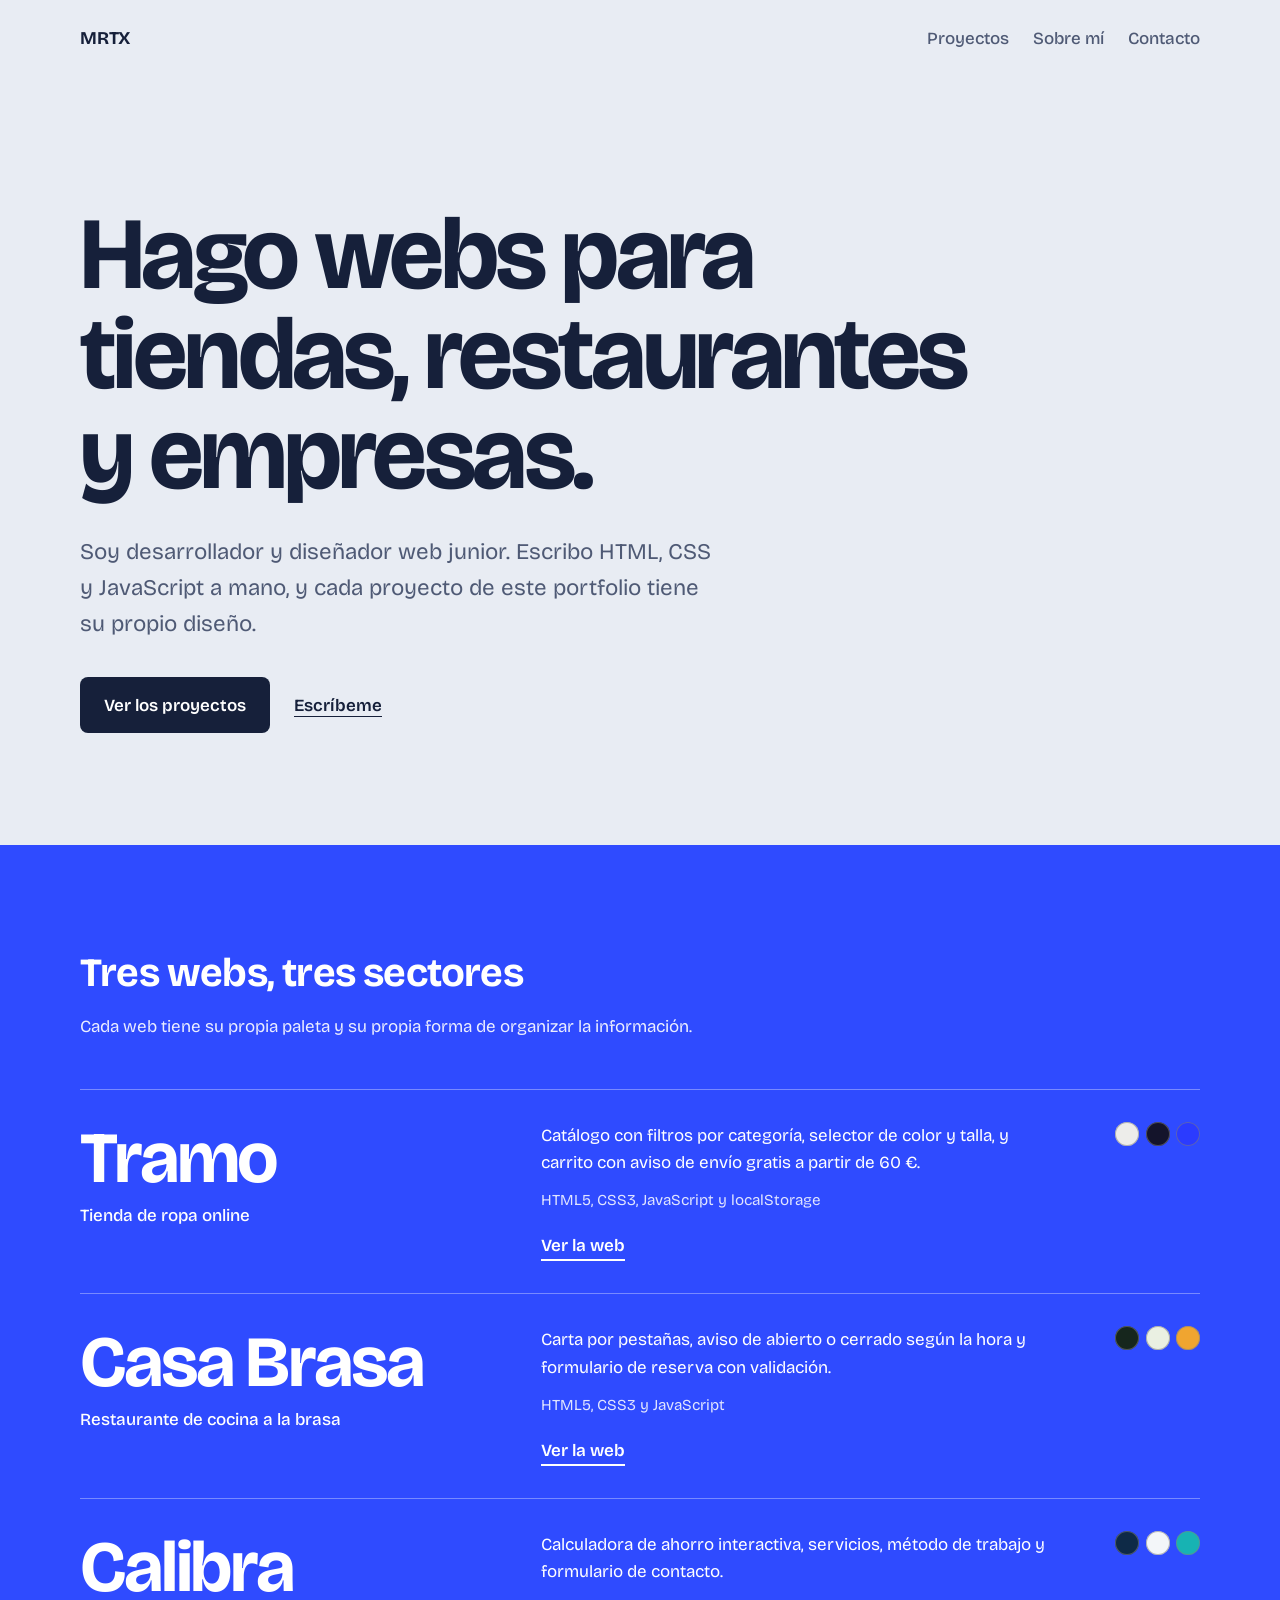
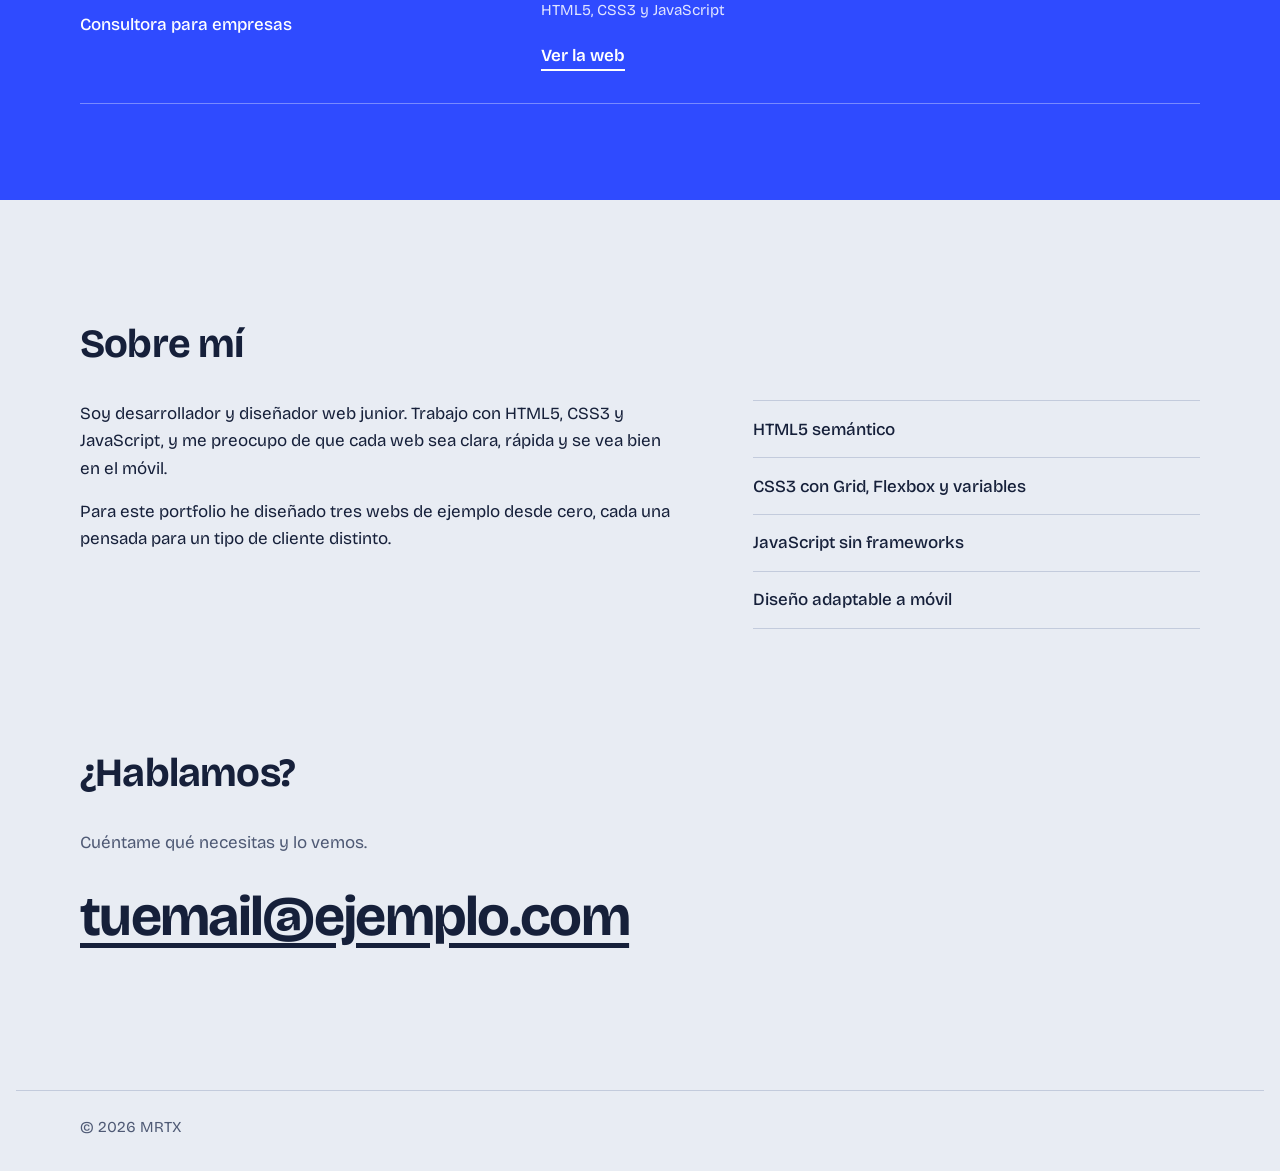
<file: index.html>
<!DOCTYPE html>
<html lang="es">
<head>
  <meta charset="UTF-8">
  <meta name="viewport" content="width=device-width, initial-scale=1">
  <title>MRTX · Desarrollador y diseñador web</title>
  <meta name="description" content="Portfolio de desarrollo y diseño web: una tienda de ropa, un restaurante y una web de empresa, hechas con HTML, CSS y JavaScript.">
  <link rel="preconnect" href="https://fonts.googleapis.com">
  <link rel="preconnect" href="https://fonts.gstatic.com" crossorigin>
  <link href="https://fonts.googleapis.com/css2?family=Bricolage+Grotesque:opsz,wght@12..96,400..800&display=swap" rel="stylesheet">
  <link rel="stylesheet" href="css/styles.css">
</head>
<body>
  <a class="skip" href="#contenido">Saltar al contenido</a>

  <header class="site-header wrap">
    <a class="brand" href="#inicio">MRTX</a>
    <nav aria-label="Principal">
      <a href="#proyectos">Proyectos</a>
      <a href="#sobre-mi">Sobre mí</a>
      <a href="#contacto">Contacto</a>
    </nav>
  </header>

  <main id="contenido">
    <section class="hero wrap" id="inicio">
      <h1>Hago webs para tiendas, restaurantes y empresas.</h1>
      <p class="lead">Soy desarrollador y diseñador web junior. Escribo HTML, CSS y JavaScript a mano, y cada proyecto de este portfolio tiene su propio diseño.</p>
      <div class="actions">
        <a class="btn" href="#proyectos">Ver los proyectos</a>
        <a class="link" href="#contacto">Escríbeme</a>
      </div>
    </section>

    <section class="projects" id="proyectos" aria-labelledby="t-proyectos">
      <div class="wrap">
        <h2 id="t-proyectos">Tres webs, tres sectores</h2>
        <p class="projects__intro">Cada web tiene su propia paleta y su propia forma de organizar la información.</p>

        <div class="project-list">
          <article class="project" data-bg="#EDEDEA" data-fg="#14142B">
            <div class="project__main">
              <h3><a href="proyectos/moda/index.html">Tramo</a></h3>
              <p class="project__type">Tienda de ropa online</p>
            </div>
            <div class="project__body">
              <p>Catálogo con filtros por categoría, selector de color y talla, y carrito con aviso de envío gratis a partir de 60 €.</p>
              <p class="project__tech">HTML5, CSS3, JavaScript y localStorage</p>
              <span class="project__cta" aria-hidden="true">Ver la web</span>
            </div>
            <ul class="swatches" aria-label="Paleta de colores">
              <li style="background:#EDEDEA"></li>
              <li style="background:#14142B"></li>
              <li style="background:#2B3BFF"></li>
            </ul>
          </article>

          <article class="project" data-bg="#16261D" data-fg="#EAF0E2">
            <div class="project__main">
              <h3><a href="proyectos/restaurante/index.html">Casa Brasa</a></h3>
              <p class="project__type">Restaurante de cocina a la brasa</p>
            </div>
            <div class="project__body">
              <p>Carta por pestañas, aviso de abierto o cerrado según la hora y formulario de reserva con validación.</p>
              <p class="project__tech">HTML5, CSS3 y JavaScript</p>
              <span class="project__cta" aria-hidden="true">Ver la web</span>
            </div>
            <ul class="swatches" aria-label="Paleta de colores">
              <li style="background:#16261D"></li>
              <li style="background:#EAF0E2"></li>
              <li style="background:#F0A530"></li>
            </ul>
          </article>

          <article class="project" data-bg="#0E2A47" data-fg="#FFFFFF">
            <div class="project__main">
              <h3><a href="proyectos/empresa/index.html">Calibra</a></h3>
              <p class="project__type">Consultora para empresas</p>
            </div>
            <div class="project__body">
              <p>Calculadora de ahorro interactiva, servicios, método de trabajo y formulario de contacto.</p>
              <p class="project__tech">HTML5, CSS3 y JavaScript</p>
              <span class="project__cta" aria-hidden="true">Ver la web</span>
            </div>
            <ul class="swatches" aria-label="Paleta de colores">
              <li style="background:#0E2A47"></li>
              <li style="background:#F3F6F9"></li>
              <li style="background:#17B3B3"></li>
            </ul>
          </article>
        </div>
      </div>
    </section>

    <section class="about wrap" id="sobre-mi" aria-labelledby="t-sobre">
      <h2 id="t-sobre">Sobre mí</h2>
      <div class="about__grid">
        <div>
          <!-- EDITA: reemplaza estos párrafos por tu propia presentación -->
          <p>Soy desarrollador y diseñador web junior. Trabajo con HTML5, CSS3 y JavaScript, y me preocupo de que cada web sea clara, rápida y se vea bien en el móvil.</p>
          <p>Para este portfolio he diseñado tres webs de ejemplo desde cero, cada una pensada para un tipo de cliente distinto.</p>
        </div>
        <ul class="skills">
          <li>HTML5 semántico</li>
          <li>CSS3 con Grid, Flexbox y variables</li>
          <li>JavaScript sin frameworks</li>
          <li>Diseño adaptable a móvil</li>
        </ul>
      </div>
    </section>

    <section class="contact wrap" id="contacto" aria-labelledby="t-contacto">
      <h2 id="t-contacto">¿Hablamos?</h2>
      <p>Cuéntame qué necesitas y lo vemos.</p>
      <!-- EDITA: pon aquí tu correo real -->
      <a class="mail" href="mailto:tuemail@ejemplo.com">tuemail@ejemplo.com</a>
    </section>
  </main>

  <footer class="site-footer wrap">
    <p>© <span id="year">2026</span> MRTX</p>
  </footer>

  <script src="js/main.js"></script>
</body>
</html>
</file>
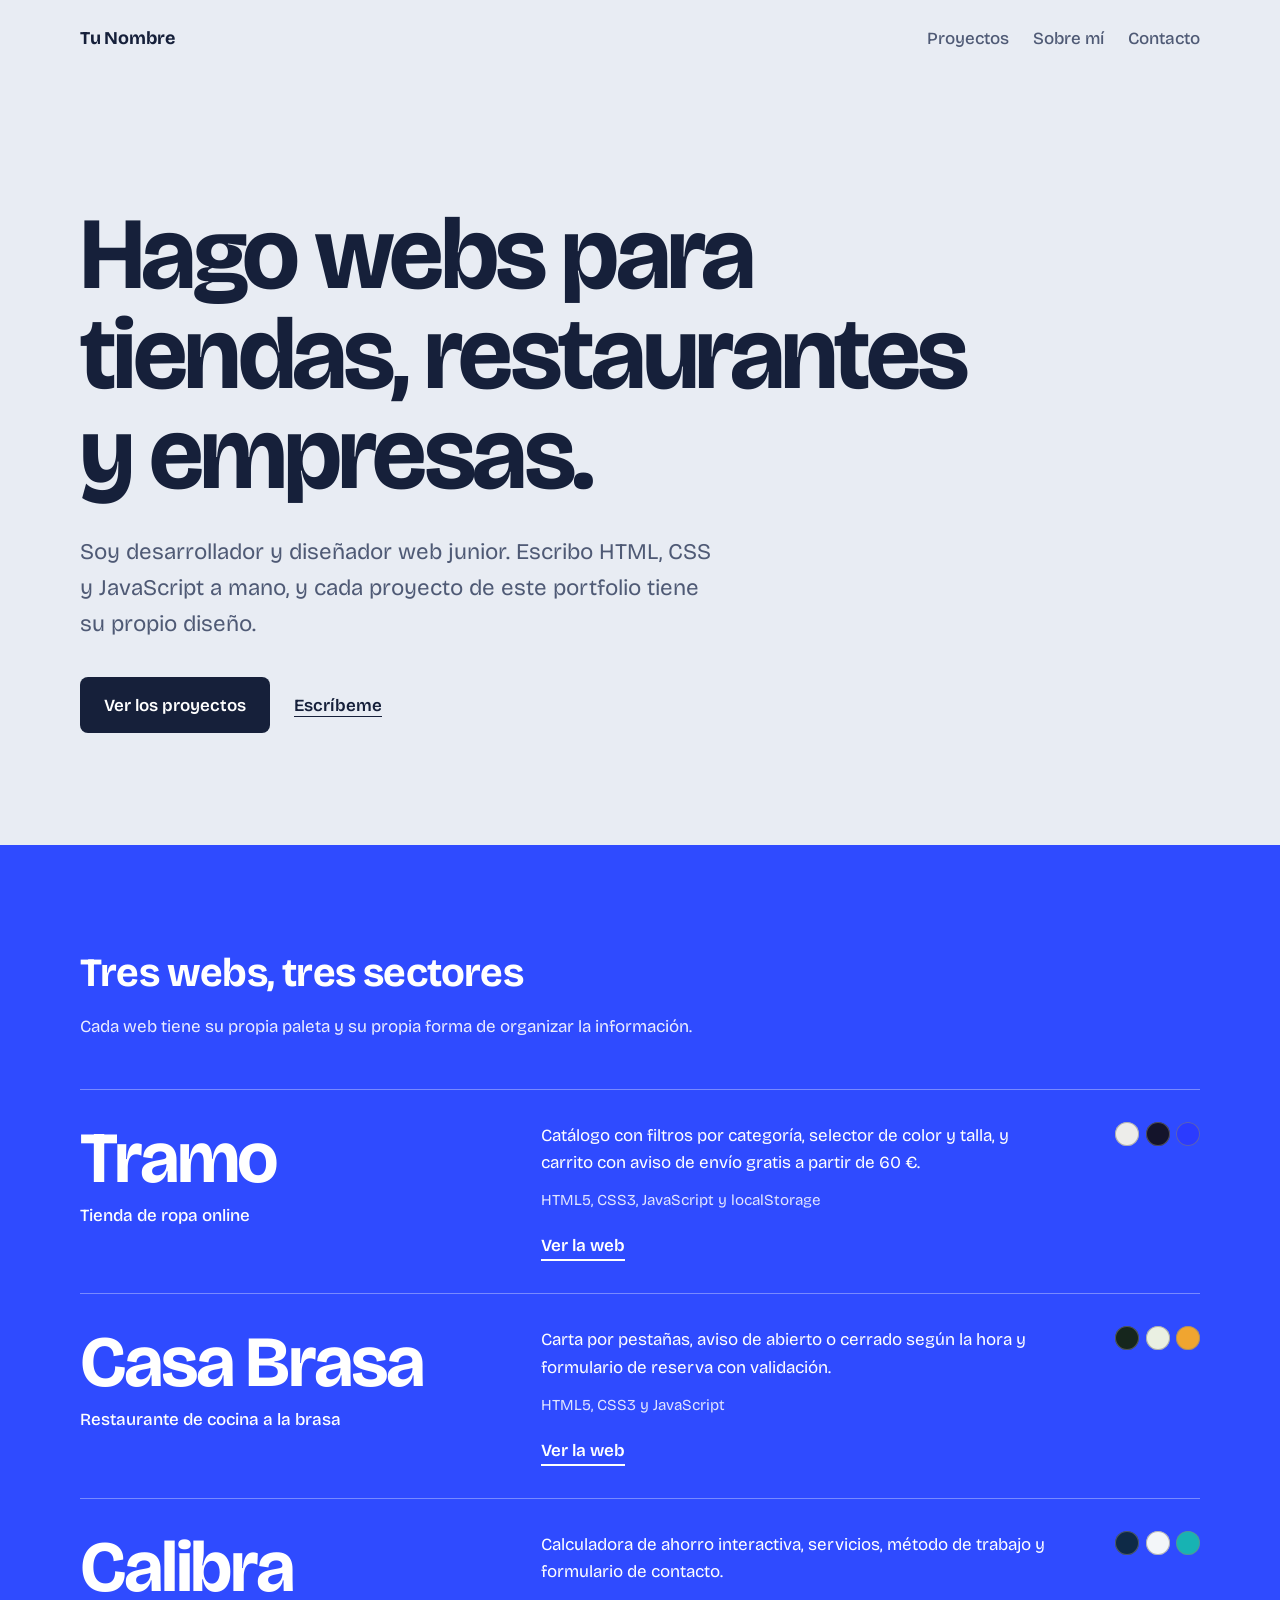
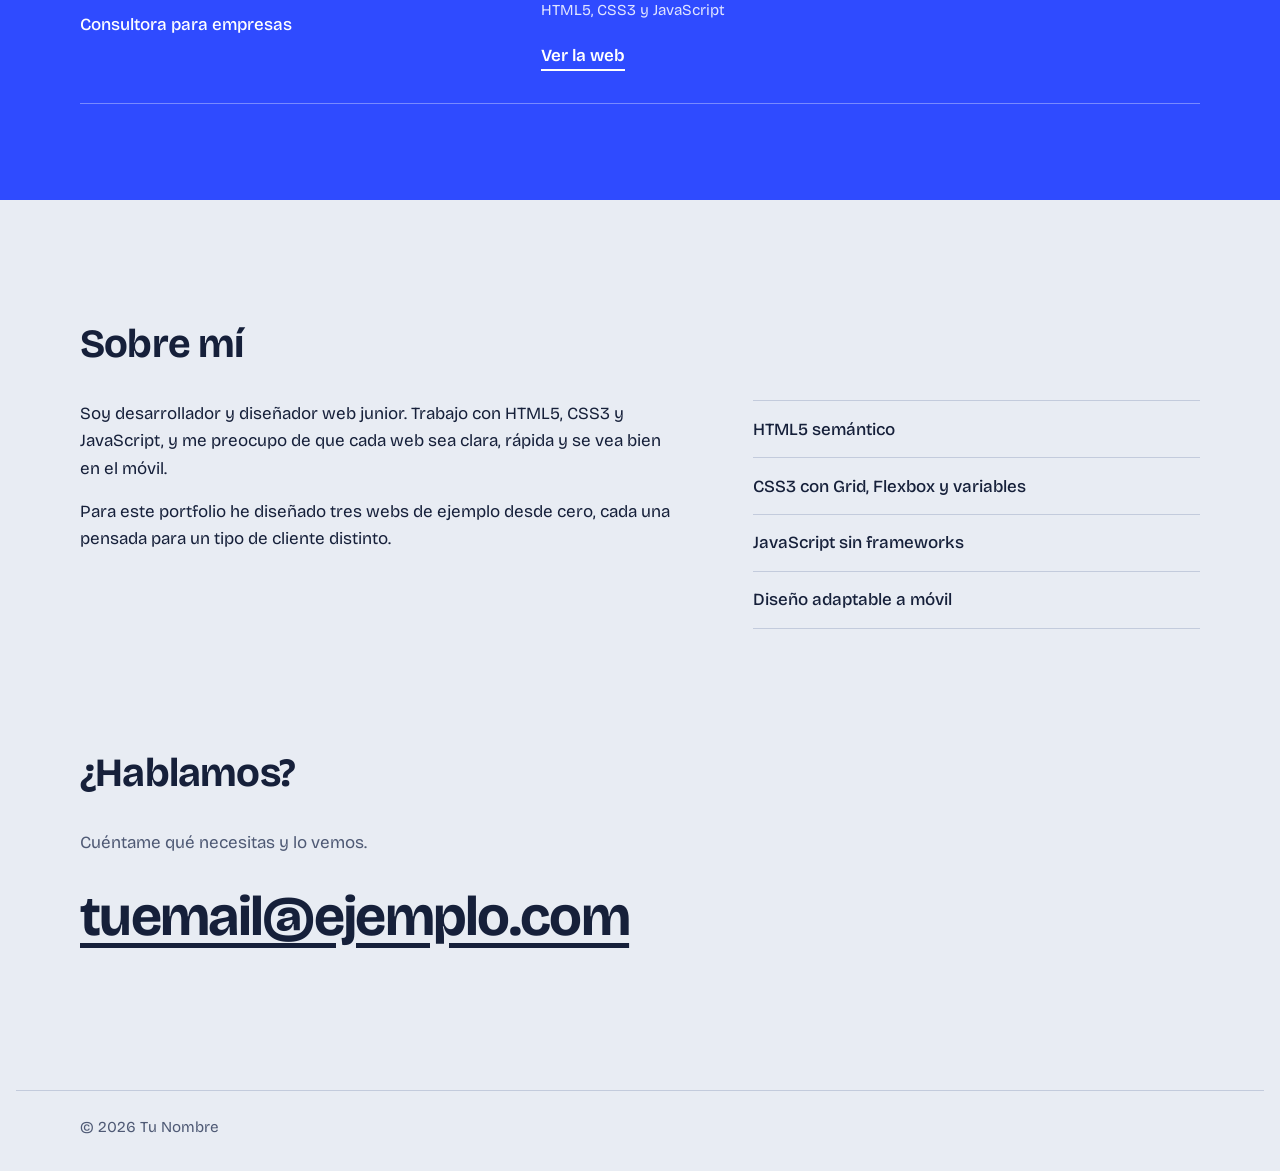
<file: portfolio/index.html>
<!DOCTYPE html>
<html lang="es">
<head>
  <meta charset="UTF-8">
  <meta name="viewport" content="width=device-width, initial-scale=1">
  <title>Tu Nombre · Desarrollador y diseñador web</title>
  <meta name="description" content="Portfolio de desarrollo y diseño web: una tienda de ropa, un restaurante y una web de empresa, hechas con HTML, CSS y JavaScript.">
  <link rel="preconnect" href="https://fonts.googleapis.com">
  <link rel="preconnect" href="https://fonts.gstatic.com" crossorigin>
  <link href="https://fonts.googleapis.com/css2?family=Bricolage+Grotesque:opsz,wght@12..96,400..800&display=swap" rel="stylesheet">
  <link rel="stylesheet" href="css/styles.css">
</head>
<body>
  <a class="skip" href="#contenido">Saltar al contenido</a>

  <header class="site-header wrap">
    <a class="brand" href="#inicio">Tu Nombre</a>
    <nav aria-label="Principal">
      <a href="#proyectos">Proyectos</a>
      <a href="#sobre-mi">Sobre mí</a>
      <a href="#contacto">Contacto</a>
    </nav>
  </header>

  <main id="contenido">
    <section class="hero wrap" id="inicio">
      <h1>Hago webs para tiendas, restaurantes y empresas.</h1>
      <p class="lead">Soy desarrollador y diseñador web junior. Escribo HTML, CSS y JavaScript a mano, y cada proyecto de este portfolio tiene su propio diseño.</p>
      <div class="actions">
        <a class="btn" href="#proyectos">Ver los proyectos</a>
        <a class="link" href="#contacto">Escríbeme</a>
      </div>
    </section>

    <section class="projects" id="proyectos" aria-labelledby="t-proyectos">
      <div class="wrap">
        <h2 id="t-proyectos">Tres webs, tres sectores</h2>
        <p class="projects__intro">Cada web tiene su propia paleta y su propia forma de organizar la información.</p>

        <div class="project-list">
          <article class="project" data-bg="#EDEDEA" data-fg="#14142B">
            <div class="project__main">
              <h3><a href="proyectos/moda/index.html">Tramo</a></h3>
              <p class="project__type">Tienda de ropa online</p>
            </div>
            <div class="project__body">
              <p>Catálogo con filtros por categoría, selector de color y talla, y carrito con aviso de envío gratis a partir de 60 €.</p>
              <p class="project__tech">HTML5, CSS3, JavaScript y localStorage</p>
              <span class="project__cta" aria-hidden="true">Ver la web</span>
            </div>
            <ul class="swatches" aria-label="Paleta de colores">
              <li style="background:#EDEDEA"></li>
              <li style="background:#14142B"></li>
              <li style="background:#2B3BFF"></li>
            </ul>
          </article>

          <article class="project" data-bg="#16261D" data-fg="#EAF0E2">
            <div class="project__main">
              <h3><a href="proyectos/restaurante/index.html">Casa Brasa</a></h3>
              <p class="project__type">Restaurante de cocina a la brasa</p>
            </div>
            <div class="project__body">
              <p>Carta por pestañas, aviso de abierto o cerrado según la hora y formulario de reserva con validación.</p>
              <p class="project__tech">HTML5, CSS3 y JavaScript</p>
              <span class="project__cta" aria-hidden="true">Ver la web</span>
            </div>
            <ul class="swatches" aria-label="Paleta de colores">
              <li style="background:#16261D"></li>
              <li style="background:#EAF0E2"></li>
              <li style="background:#F0A530"></li>
            </ul>
          </article>

          <article class="project" data-bg="#0E2A47" data-fg="#FFFFFF">
            <div class="project__main">
              <h3><a href="proyectos/empresa/index.html">Calibra</a></h3>
              <p class="project__type">Consultora para empresas</p>
            </div>
            <div class="project__body">
              <p>Calculadora de ahorro interactiva, servicios, método de trabajo y formulario de contacto.</p>
              <p class="project__tech">HTML5, CSS3 y JavaScript</p>
              <span class="project__cta" aria-hidden="true">Ver la web</span>
            </div>
            <ul class="swatches" aria-label="Paleta de colores">
              <li style="background:#0E2A47"></li>
              <li style="background:#F3F6F9"></li>
              <li style="background:#17B3B3"></li>
            </ul>
          </article>
        </div>
      </div>
    </section>

    <section class="about wrap" id="sobre-mi" aria-labelledby="t-sobre">
      <h2 id="t-sobre">Sobre mí</h2>
      <div class="about__grid">
        <div>
          <!-- EDITA: reemplaza estos párrafos por tu propia presentación -->
          <p>Soy desarrollador y diseñador web junior. Trabajo con HTML5, CSS3 y JavaScript, y me preocupo de que cada web sea clara, rápida y se vea bien en el móvil.</p>
          <p>Para este portfolio he diseñado tres webs de ejemplo desde cero, cada una pensada para un tipo de cliente distinto.</p>
        </div>
        <ul class="skills">
          <li>HTML5 semántico</li>
          <li>CSS3 con Grid, Flexbox y variables</li>
          <li>JavaScript sin frameworks</li>
          <li>Diseño adaptable a móvil</li>
        </ul>
      </div>
    </section>

    <section class="contact wrap" id="contacto" aria-labelledby="t-contacto">
      <h2 id="t-contacto">¿Hablamos?</h2>
      <p>Cuéntame qué necesitas y lo vemos.</p>
      <!-- EDITA: pon aquí tu correo real -->
      <a class="mail" href="mailto:tuemail@ejemplo.com">tuemail@ejemplo.com</a>
    </section>
  </main>

  <footer class="site-footer wrap">
    <p>© <span id="year">2026</span> Tu Nombre</p>
  </footer>

  <script src="js/main.js"></script>
</body>
</html>
</file>
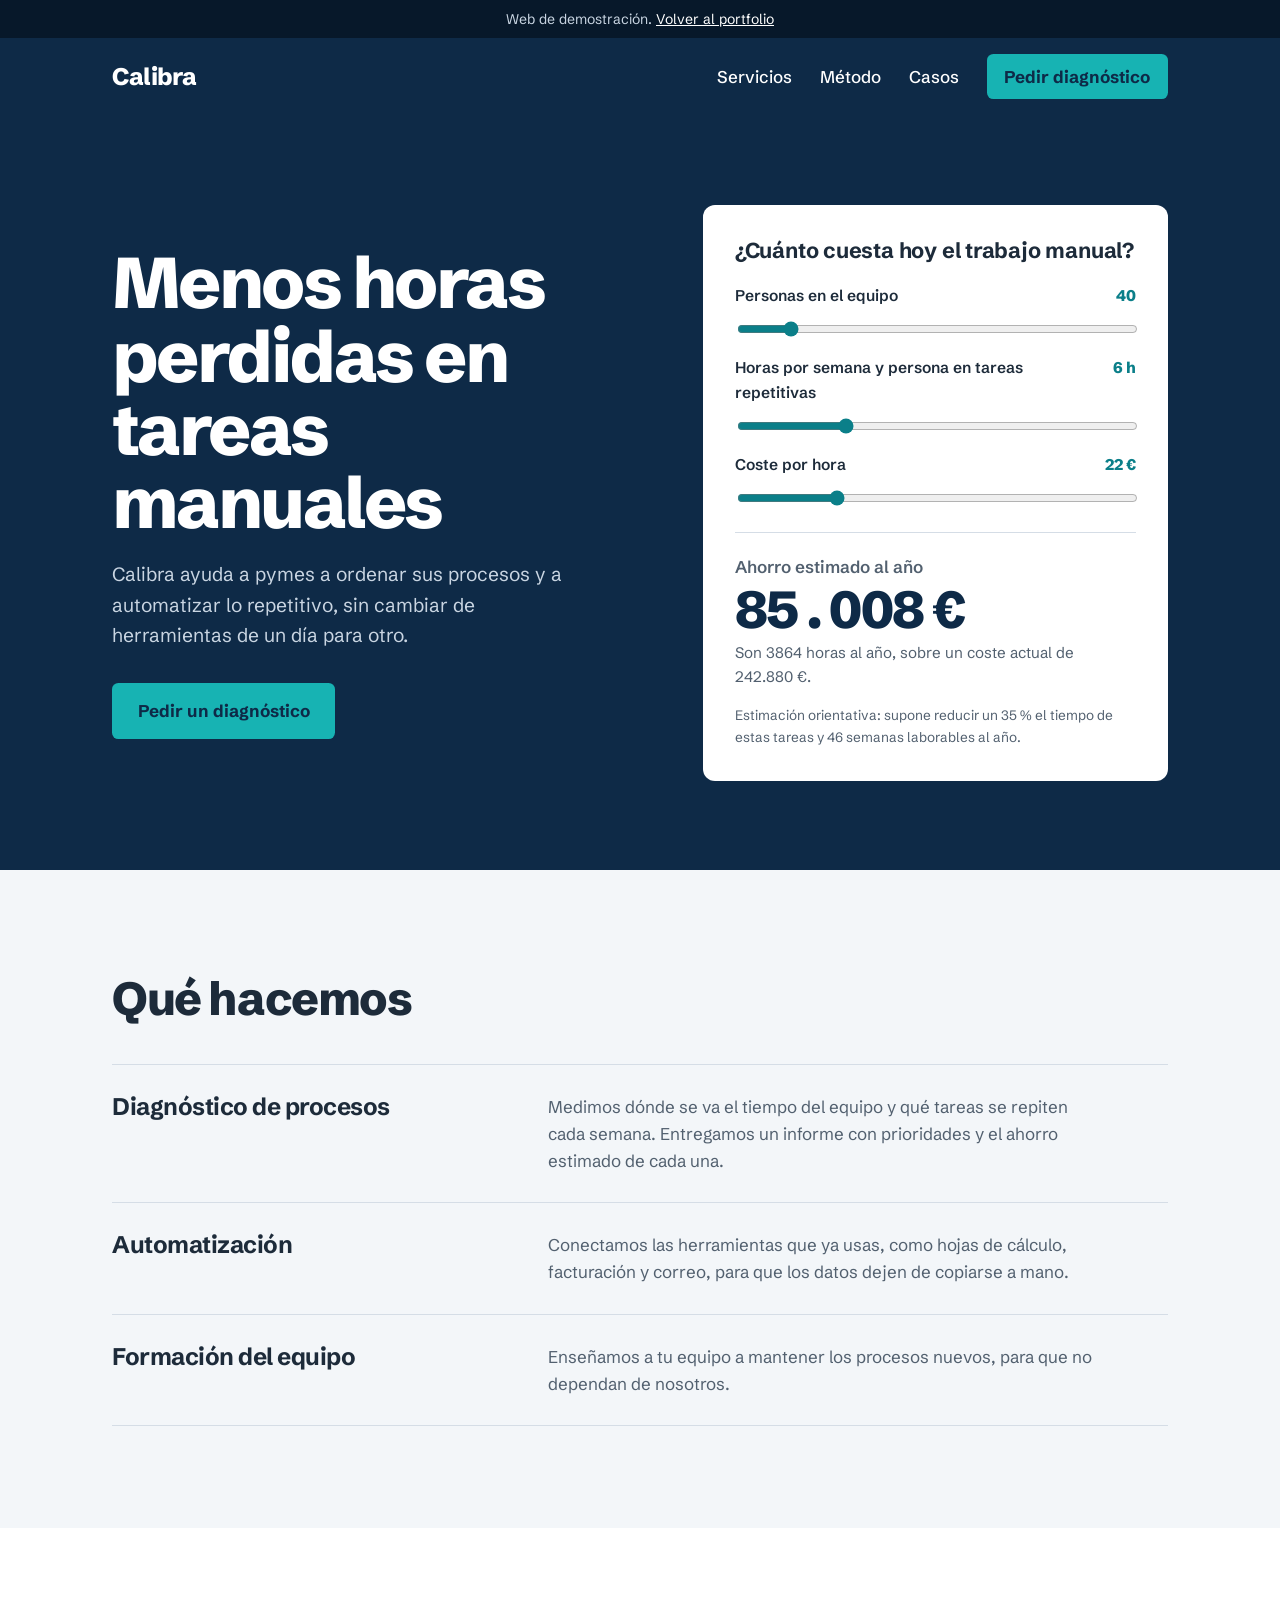
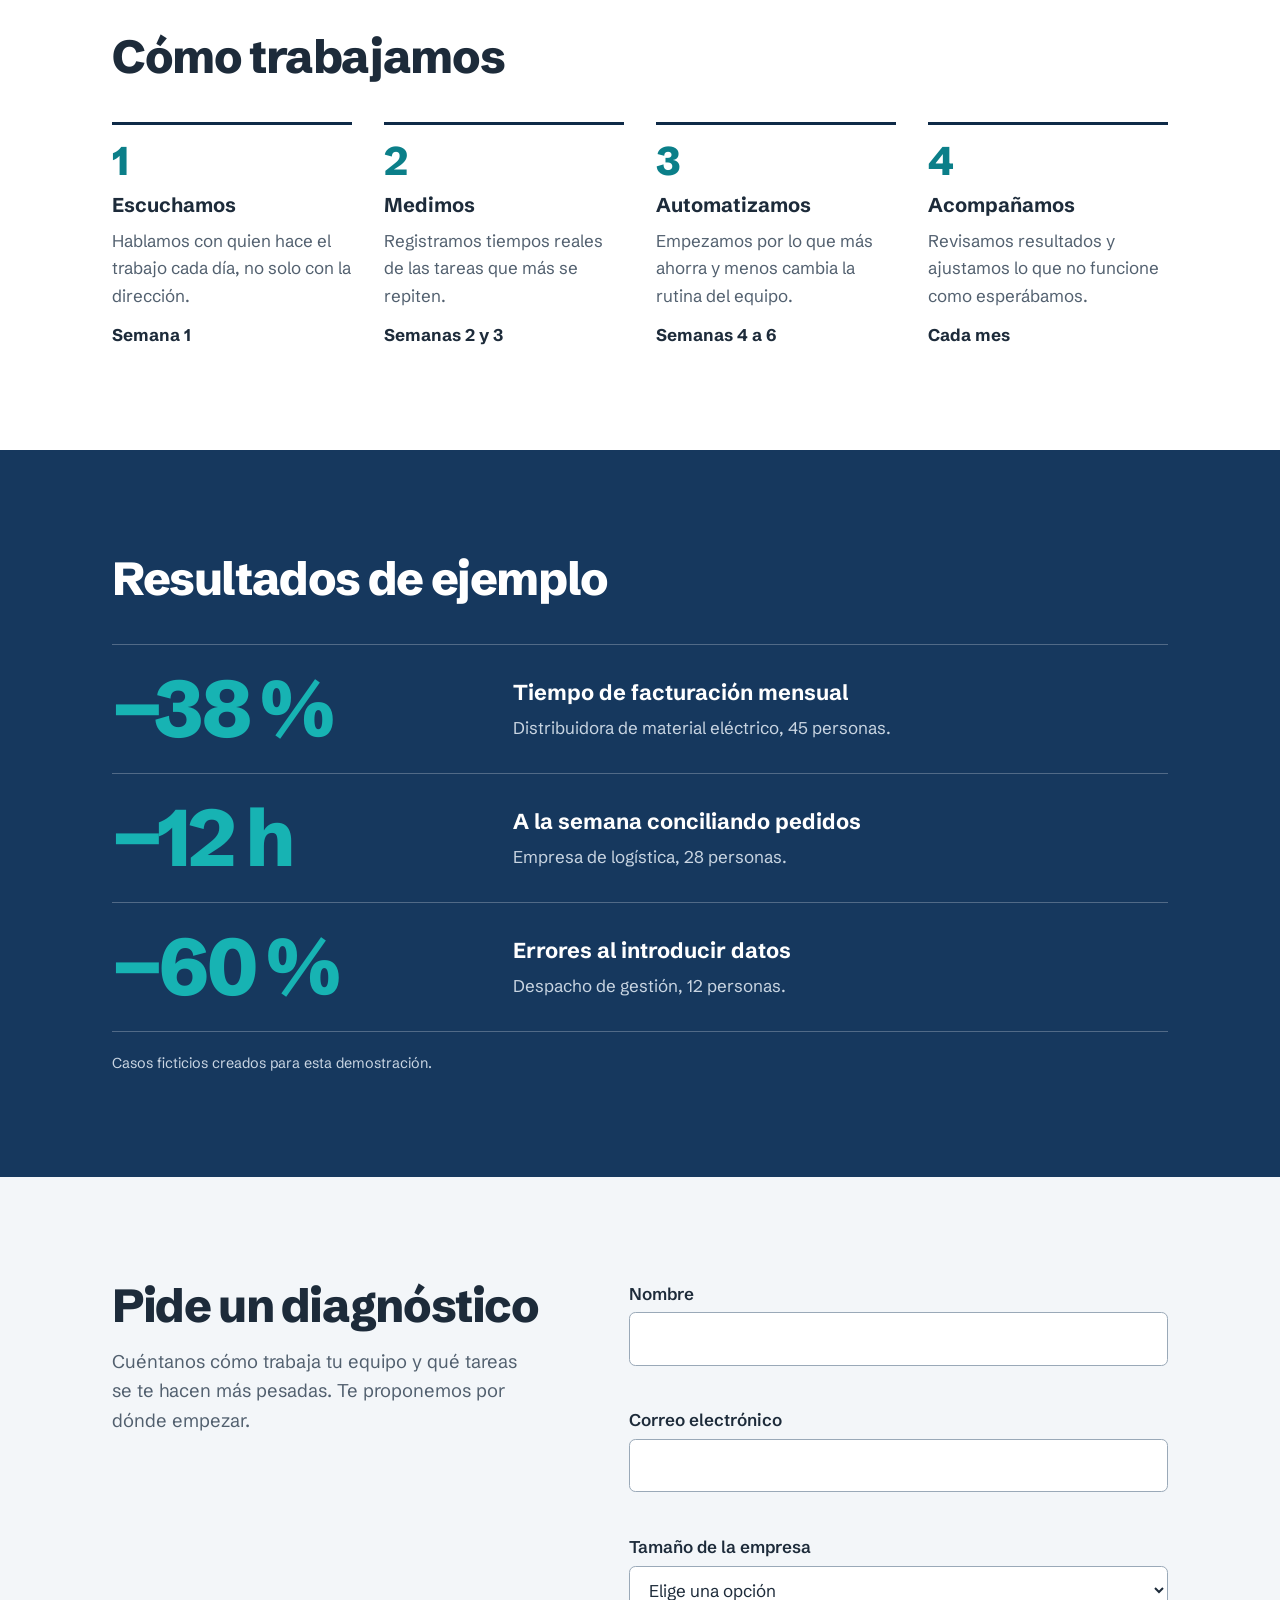
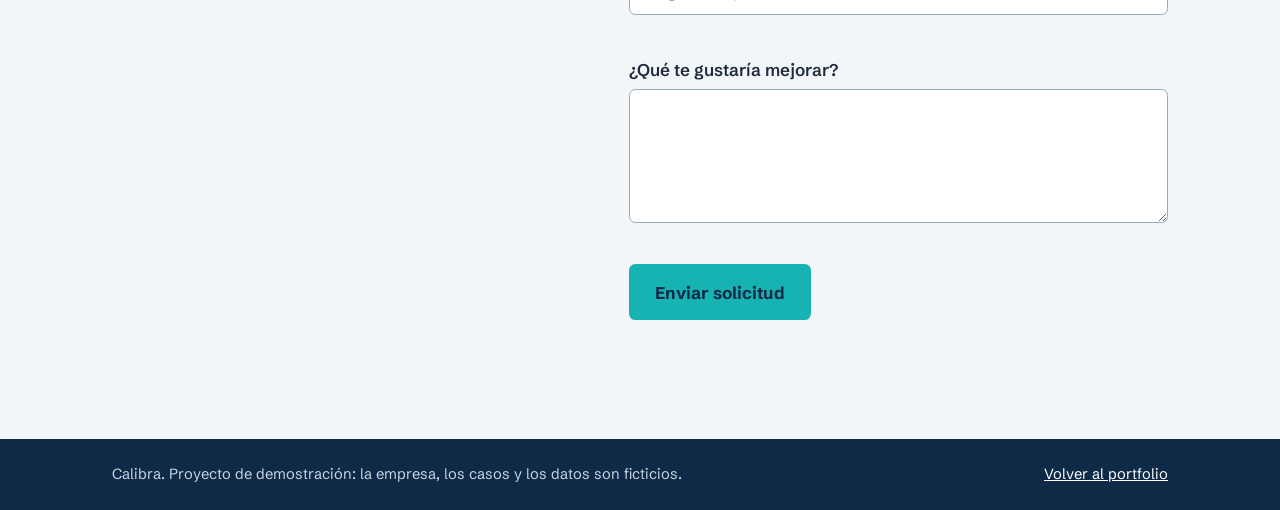
<file: proyectos/empresa/index.html>
<!DOCTYPE html>
<html lang="es">
<head>
  <meta charset="UTF-8">
  <meta name="viewport" content="width=device-width, initial-scale=1">
  <title>Calibra · Consultoría de procesos para empresas</title>
  <meta name="description" content="Calibra es una consultora de demostración que ayuda a pymes a ordenar procesos y automatizar tareas repetitivas.">
  <link rel="preconnect" href="https://fonts.googleapis.com">
  <link rel="preconnect" href="https://fonts.gstatic.com" crossorigin>
  <link href="https://fonts.googleapis.com/css2?family=Schibsted+Grotesk:wght@400..900&display=swap" rel="stylesheet">
  <link rel="stylesheet" href="style.css">
</head>
<body>
  <div class="demo-bar">Web de demostración. <a href="../../index.html">Volver al portfolio</a></div>

  <header class="site-header">
    <div class="wrap site-header__inner">
      <a class="logo" href="#top">Calibra</a>
      <nav aria-label="Principal">
        <a href="#servicios">Servicios</a>
        <a href="#metodo">Método</a>
        <a href="#casos">Casos</a>
        <a class="btn btn--small" href="#contacto">Pedir diagnóstico</a>
      </nav>
    </div>
  </header>

  <main id="top">
    <section class="hero">
      <div class="wrap hero__grid">
        <div class="hero__text">
          <h1>Menos horas perdidas en tareas manuales</h1>
          <p>Calibra ayuda a pymes a ordenar sus procesos y a automatizar lo repetitivo, sin cambiar de herramientas de un día para otro.</p>
          <a class="btn" href="#contacto">Pedir un diagnóstico</a>
        </div>

        <div class="calc" role="group" aria-labelledby="calc-title">
          <h2 id="calc-title">¿Cuánto cuesta hoy el trabajo manual?</h2>

          <div class="field">
            <label for="emp">Personas en el equipo <output for="emp" id="emp-out">40</output></label>
            <input id="emp" type="range" min="5" max="300" step="5" value="40">
          </div>
          <div class="field">
            <label for="hrs">Horas por semana y persona en tareas repetitivas <output for="hrs" id="hrs-out">6 h</output></label>
            <input id="hrs" type="range" min="1" max="20" step="1" value="6">
          </div>
          <div class="field">
            <label for="cost">Coste por hora <output for="cost" id="cost-out">22 €</output></label>
            <input id="cost" type="range" min="10" max="60" step="1" value="22">
          </div>

          <div class="calc__result">
            <p class="calc__label">Ahorro estimado al año</p>
            <p class="calc__big" id="saving" aria-live="polite">0 €</p>
            <p class="calc__small" id="hours-saved"></p>
          </div>
          <p class="calc__note">Estimación orientativa: supone reducir un 35 % el tiempo de estas tareas y 46 semanas laborables al año.</p>
        </div>
      </div>
    </section>

    <section class="section section--light" id="servicios" aria-labelledby="t-servicios">
      <div class="wrap">
        <h2 id="t-servicios">Qué hacemos</h2>
        <ul class="services">
          <li>
            <h3>Diagnóstico de procesos</h3>
            <p>Medimos dónde se va el tiempo del equipo y qué tareas se repiten cada semana. Entregamos un informe con prioridades y el ahorro estimado de cada una.</p>
          </li>
          <li>
            <h3>Automatización</h3>
            <p>Conectamos las herramientas que ya usas, como hojas de cálculo, facturación y correo, para que los datos dejen de copiarse a mano.</p>
          </li>
          <li>
            <h3>Formación del equipo</h3>
            <p>Enseñamos a tu equipo a mantener los procesos nuevos, para que no dependan de nosotros.</p>
          </li>
        </ul>
      </div>
    </section>

    <section class="section" id="metodo" aria-labelledby="t-metodo">
      <div class="wrap">
        <h2 id="t-metodo">Cómo trabajamos</h2>
        <ol class="steps">
          <li>
            <h3>Escuchamos</h3>
            <p>Hablamos con quien hace el trabajo cada día, no solo con la dirección.</p>
            <p class="steps__time">Semana 1</p>
          </li>
          <li>
            <h3>Medimos</h3>
            <p>Registramos tiempos reales de las tareas que más se repiten.</p>
            <p class="steps__time">Semanas 2 y 3</p>
          </li>
          <li>
            <h3>Automatizamos</h3>
            <p>Empezamos por lo que más ahorra y menos cambia la rutina del equipo.</p>
            <p class="steps__time">Semanas 4 a 6</p>
          </li>
          <li>
            <h3>Acompañamos</h3>
            <p>Revisamos resultados y ajustamos lo que no funcione como esperábamos.</p>
            <p class="steps__time">Cada mes</p>
          </li>
        </ol>
      </div>
    </section>

    <section class="section section--dark" id="casos" aria-labelledby="t-casos">
      <div class="wrap">
        <h2 id="t-casos">Resultados de ejemplo</h2>
        <ul class="cases">
          <li>
            <p class="cases__num">−38 %</p>
            <div>
              <h3>Tiempo de facturación mensual</h3>
              <p>Distribuidora de material eléctrico, 45 personas.</p>
            </div>
          </li>
          <li>
            <p class="cases__num">−12 h</p>
            <div>
              <h3>A la semana conciliando pedidos</h3>
              <p>Empresa de logística, 28 personas.</p>
            </div>
          </li>
          <li>
            <p class="cases__num">−60 %</p>
            <div>
              <h3>Errores al introducir datos</h3>
              <p>Despacho de gestión, 12 personas.</p>
            </div>
          </li>
        </ul>
        <p class="cases__note">Casos ficticios creados para esta demostración.</p>
      </div>
    </section>

    <section class="section section--light" id="contacto" aria-labelledby="t-contacto">
      <div class="wrap contact__grid">
        <div>
          <h2 id="t-contacto">Pide un diagnóstico</h2>
          <p class="contact__text">Cuéntanos cómo trabaja tu equipo y qué tareas se te hacen más pesadas. Te proponemos por dónde empezar.</p>
        </div>

        <form id="contact-form" novalidate>
          <div class="field">
            <label for="c-name">Nombre</label>
            <input id="c-name" name="name" type="text" autocomplete="name" aria-describedby="err-c-name">
            <span class="error" id="err-c-name"></span>
          </div>
          <div class="field">
            <label for="c-email">Correo electrónico</label>
            <input id="c-email" name="email" type="email" autocomplete="email" aria-describedby="err-c-email">
            <span class="error" id="err-c-email"></span>
          </div>
          <div class="field">
            <label for="c-size">Tamaño de la empresa</label>
            <select id="c-size" name="size" aria-describedby="err-c-size">
              <option value="">Elige una opción</option>
              <option>De 1 a 10 personas</option>
              <option>De 11 a 50 personas</option>
              <option>De 51 a 250 personas</option>
              <option>Más de 250 personas</option>
            </select>
            <span class="error" id="err-c-size"></span>
          </div>
          <div class="field">
            <label for="c-msg">¿Qué te gustaría mejorar?</label>
            <textarea id="c-msg" name="message" rows="4" aria-describedby="err-c-msg"></textarea>
            <span class="error" id="err-c-msg"></span>
          </div>
          <button class="btn" type="submit">Enviar solicitud</button>
          <p class="confirm" id="contact-msg" role="status"></p>
        </form>
      </div>
    </section>
  </main>

  <footer class="site-footer">
    <div class="wrap site-footer__inner">
      <p>Calibra. Proyecto de demostración: la empresa, los casos y los datos son ficticios.</p>
      <p><a href="../../index.html">Volver al portfolio</a></p>
    </div>
  </footer>

  <script src="script.js"></script>
</body>
</html>
</file>
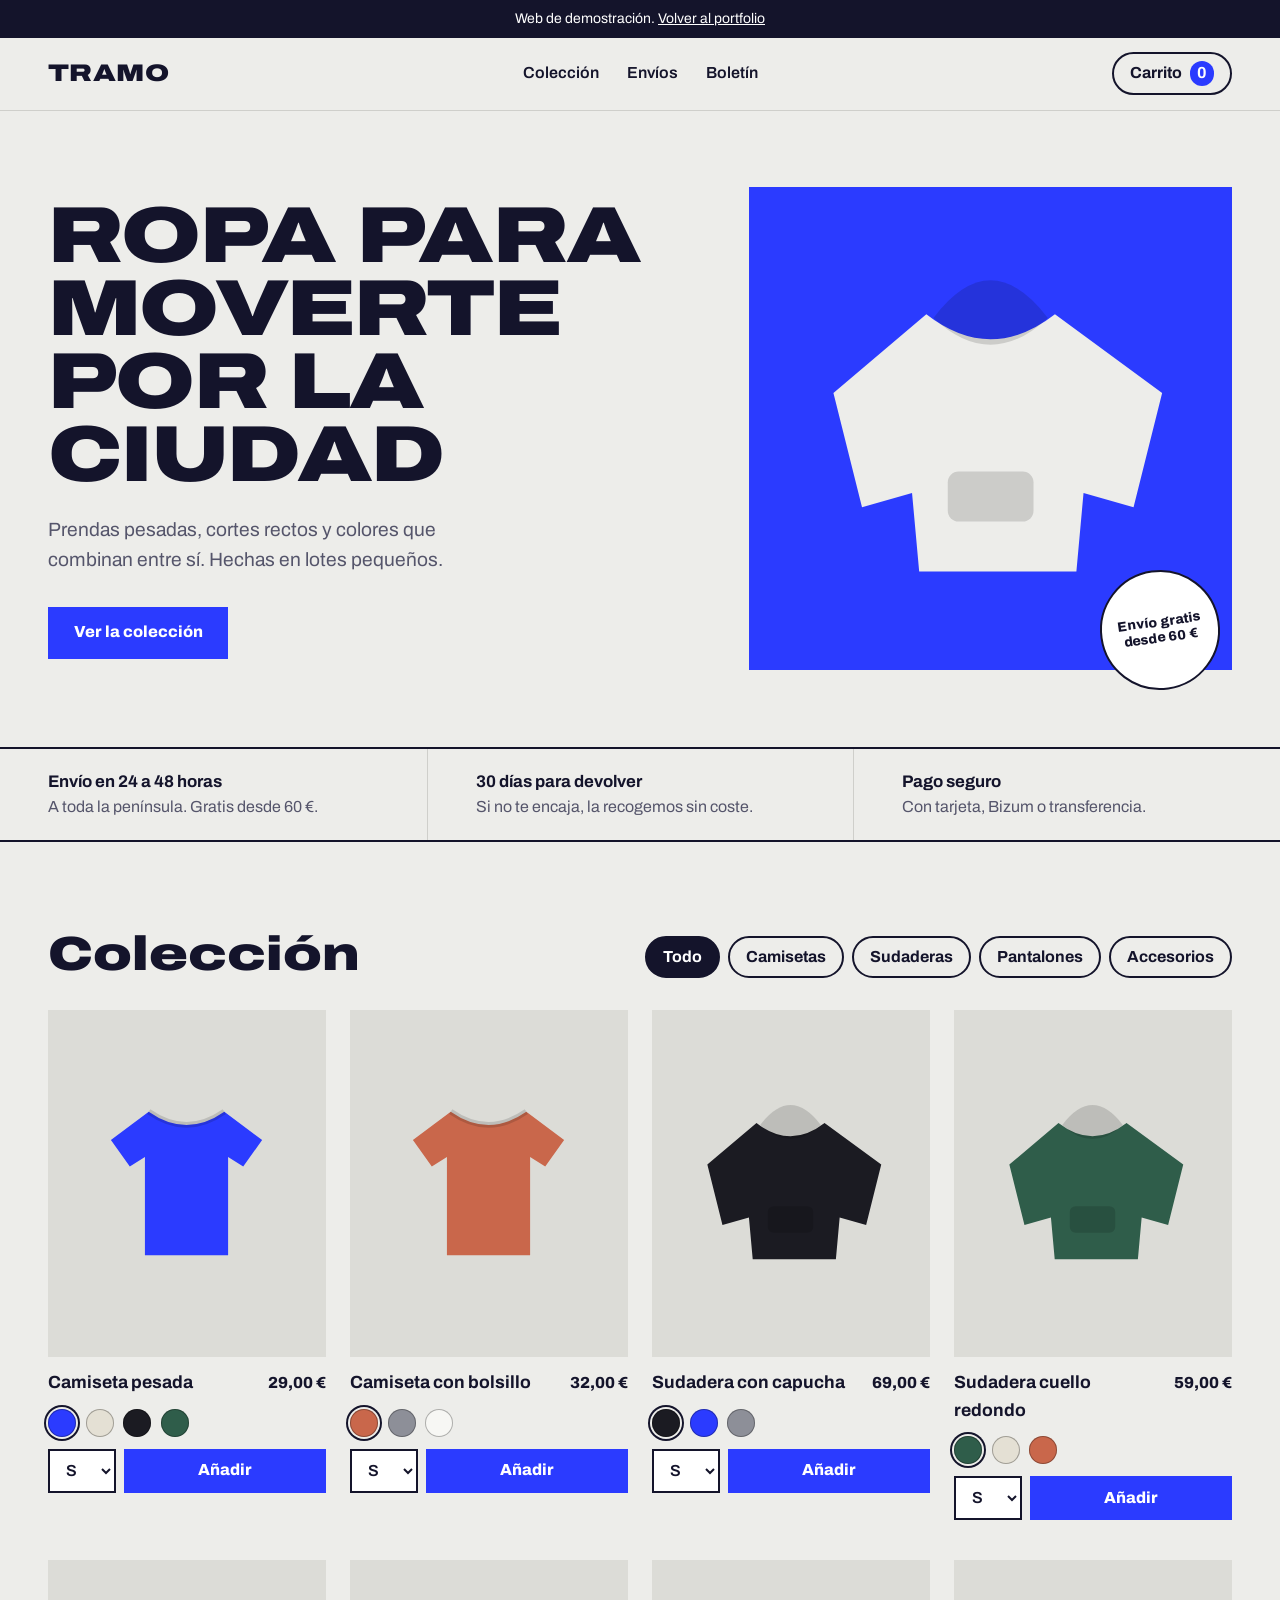
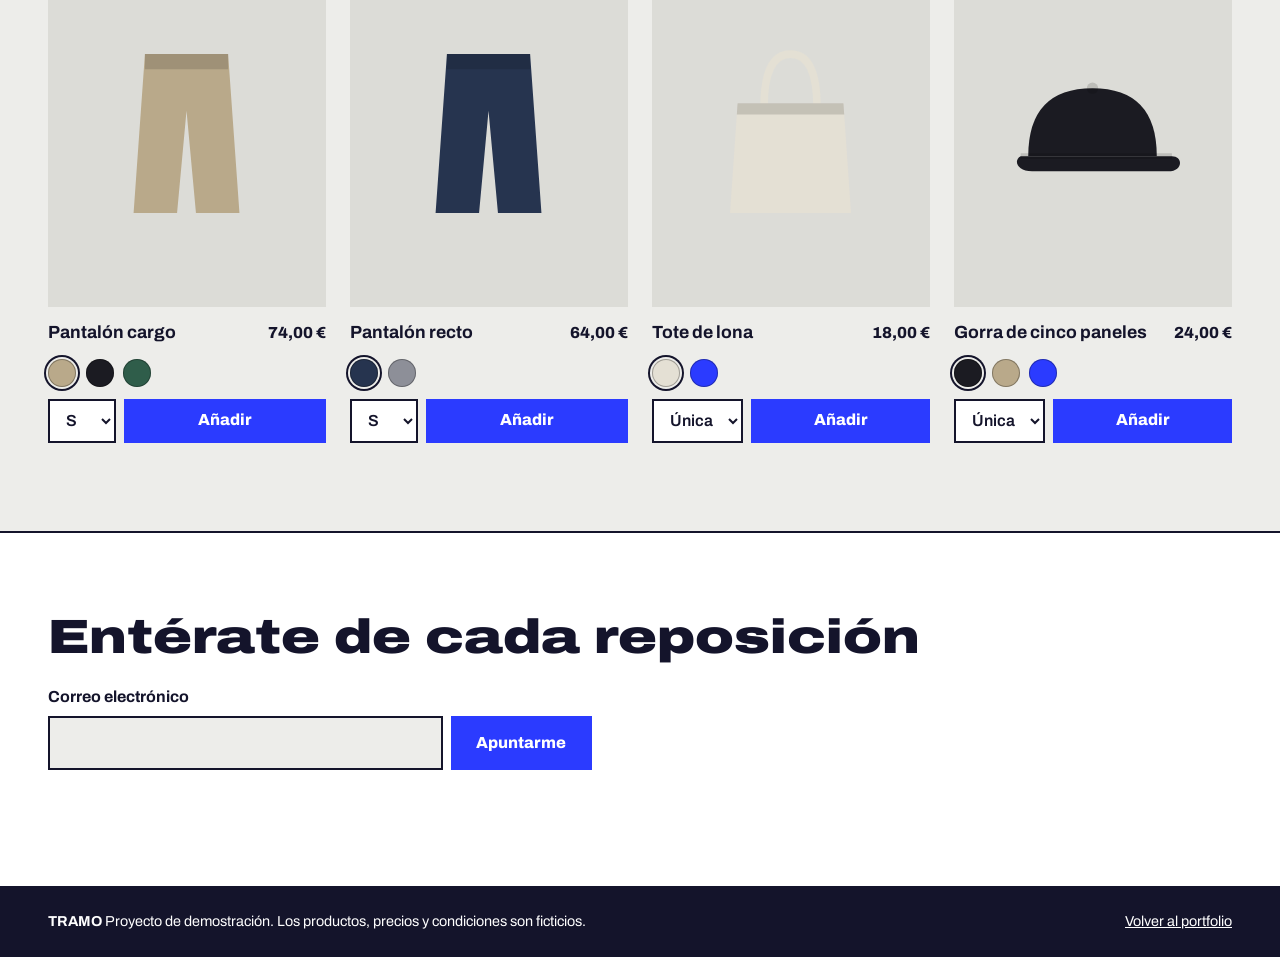
<file: proyectos/moda/index.html>
<!DOCTYPE html>
<html lang="es">
<head>
  <meta charset="UTF-8">
  <meta name="viewport" content="width=device-width, initial-scale=1">
  <title>Tramo · Ropa para moverte por la ciudad</title>
  <meta name="description" content="Tramo es una tienda de ropa de demostración: camisetas, sudaderas, pantalones y accesorios.">
  <link rel="preconnect" href="https://fonts.googleapis.com">
  <link rel="preconnect" href="https://fonts.gstatic.com" crossorigin>
  <link href="https://fonts.googleapis.com/css2?family=Archivo:wdth,wght@62..125,100..900&display=swap" rel="stylesheet">
  <link rel="stylesheet" href="style.css">
</head>
<body>
  <div class="demo-bar">Web de demostración. <a href="../../index.html">Volver al portfolio</a></div>

  <header class="site-header">
    <a class="logo" href="#top" aria-label="Tramo, inicio">TRAMO</a>
    <nav aria-label="Principal">
      <a href="#coleccion">Colección</a>
      <a href="#envios">Envíos</a>
      <a href="#boletin">Boletín</a>
    </nav>
    <button class="cart-btn" id="open-cart" type="button" aria-controls="cart">
      Carrito <span class="cart-count" id="cart-count">0</span>
    </button>
  </header>

  <main id="top">
    <section class="hero">
      <div class="hero__text">
        <h1>Ropa para moverte por la ciudad</h1>
        <p>Prendas pesadas, cortes rectos y colores que combinan entre sí. Hechas en lotes pequeños.</p>
        <a class="btn" href="#coleccion">Ver la colección</a>
      </div>
      <div class="hero__art" aria-hidden="true">
        <div class="hero__shape" id="hero-shape"></div>
        <div class="sticker"><span>Envío gratis desde 60 €</span></div>
      </div>
    </section>

    <section class="perks" id="envios" aria-label="Condiciones de compra">
      <ul>
        <li><strong>Envío en 24 a 48 horas</strong> A toda la península. Gratis desde 60 €.</li>
        <li><strong>30 días para devolver</strong> Si no te encaja, la recogemos sin coste.</li>
        <li><strong>Pago seguro</strong> Con tarjeta, Bizum o transferencia.</li>
      </ul>
    </section>

    <section class="collection" id="coleccion" aria-labelledby="t-coleccion">
      <div class="collection__head">
        <h2 id="t-coleccion">Colección</h2>
        <div class="filters" id="filters" role="group" aria-label="Filtrar por categoría"></div>
      </div>
      <div class="grid" id="grid" aria-live="polite"></div>
    </section>

    <section class="boletin" id="boletin" aria-labelledby="t-boletin">
      <h2 id="t-boletin">Entérate de cada reposición</h2>
      <form id="news-form" novalidate>
        <label for="news-email">Correo electrónico</label>
        <div class="boletin__row">
          <input id="news-email" name="email" type="email" autocomplete="email" required>
          <button class="btn" type="submit">Apuntarme</button>
        </div>
        <p class="form-msg" id="news-msg" role="status"></p>
      </form>
    </section>
  </main>

  <footer class="site-footer">
    <p><strong>TRAMO</strong> Proyecto de demostración. Los productos, precios y condiciones son ficticios.</p>
    <p><a href="../../index.html">Volver al portfolio</a></p>
  </footer>

  <div class="overlay" id="overlay" hidden></div>
  <aside class="cart" id="cart" aria-labelledby="cart-title" inert>
    <div class="cart__head">
      <h2 id="cart-title">Tu carrito</h2>
      <button class="icon-btn" id="close-cart" type="button">Cerrar</button>
    </div>
    <div class="ship">
      <p id="ship-text"></p>
      <div class="bar" aria-hidden="true"><span id="ship-bar"></span></div>
    </div>
    <ul class="cart__list" id="cart-list"></ul>
    <p class="cart__empty" id="cart-empty">Tu carrito está vacío. Añade algo de la colección.</p>
    <dl class="totals">
      <div><dt>Subtotal</dt><dd id="t-sub">0,00 €</dd></div>
      <div><dt>Envío</dt><dd id="t-ship">0,00 €</dd></div>
      <div class="totals__total"><dt>Total</dt><dd id="t-total">0,00 €</dd></div>
    </dl>
    <button class="btn btn--block" id="checkout" type="button">Finalizar compra</button>
    <p class="form-msg" id="cart-msg" role="status"></p>
  </aside>

  <script src="script.js"></script>
</body>
</html>
</file>
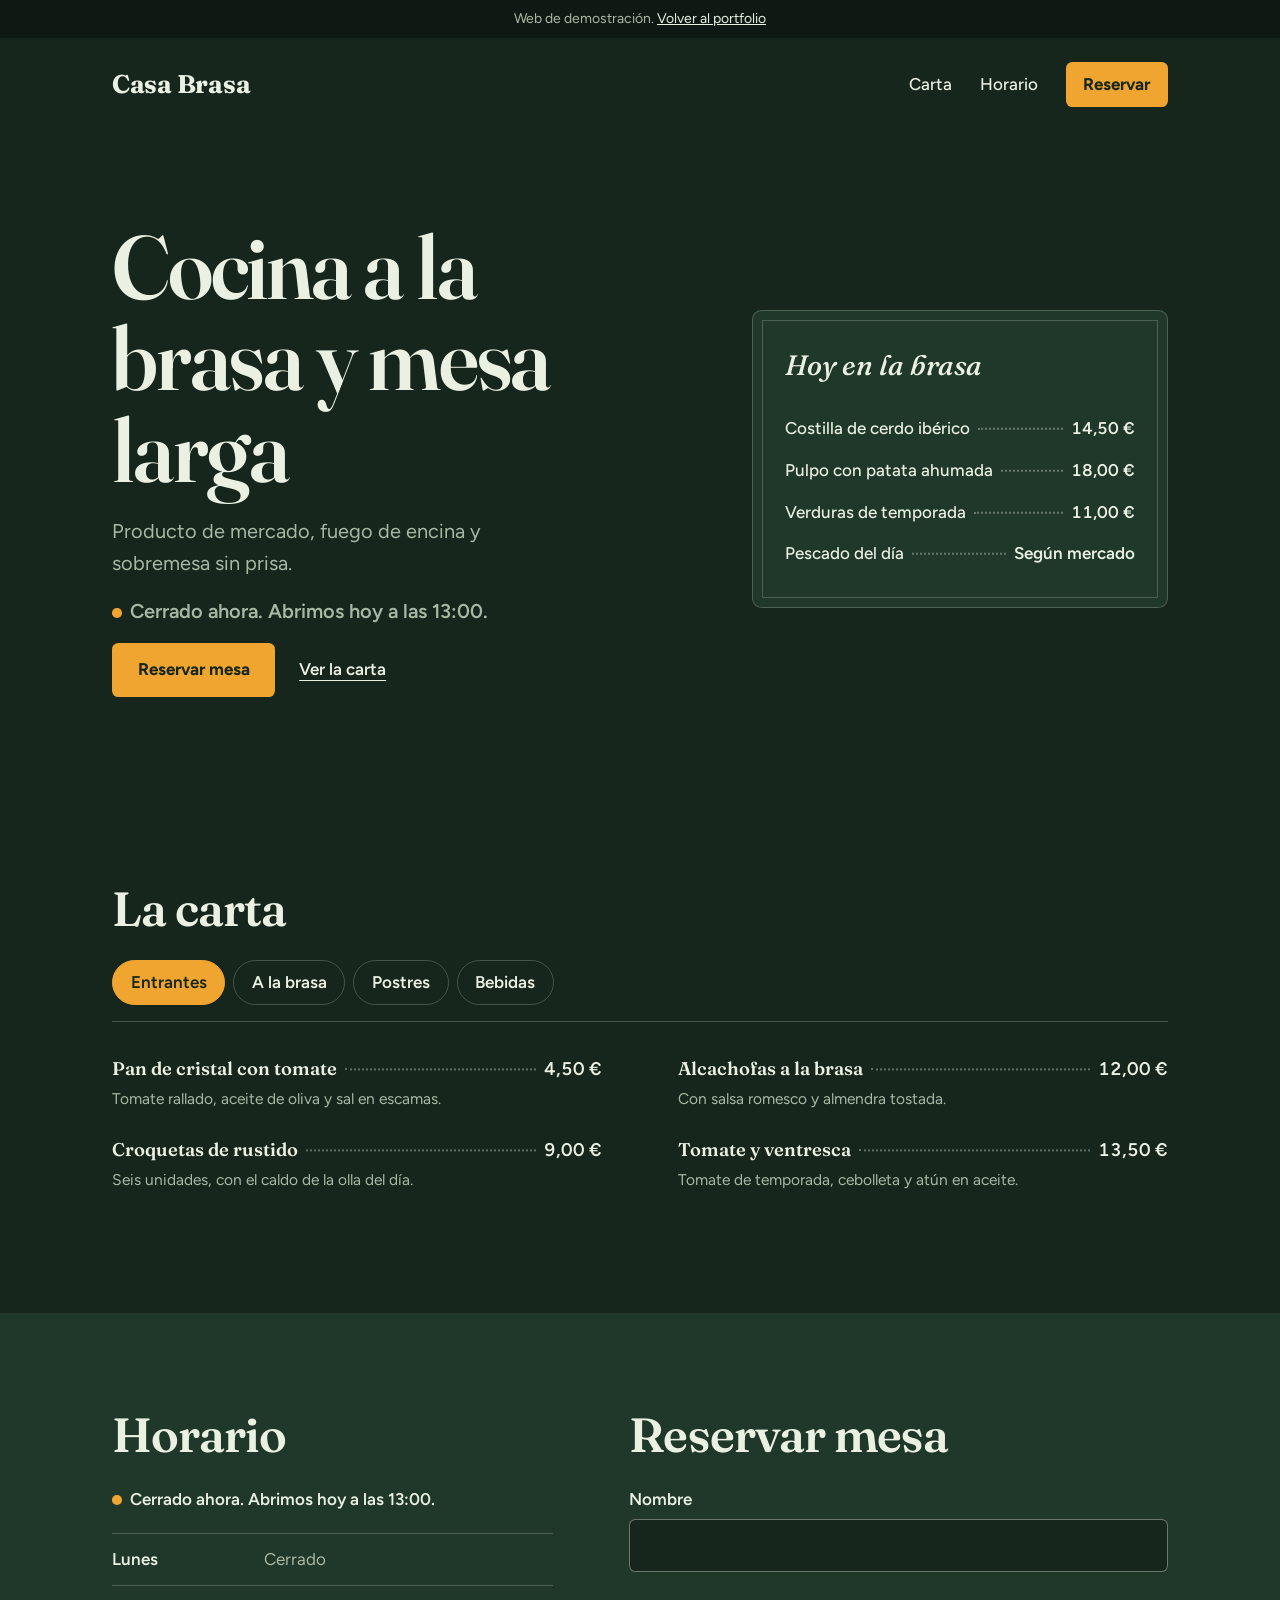
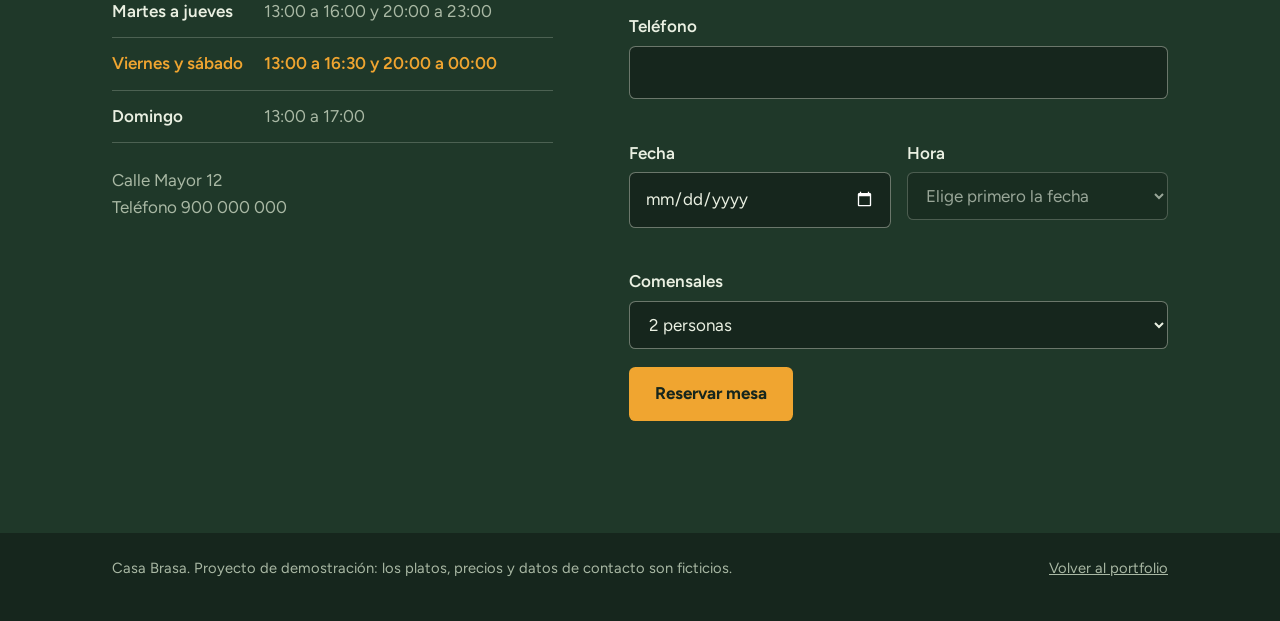
<file: proyectos/restaurante/index.html>
<!DOCTYPE html>
<html lang="es">
<head>
  <meta charset="UTF-8">
  <meta name="viewport" content="width=device-width, initial-scale=1">
  <title>Casa Brasa · Cocina a la brasa</title>
  <meta name="description" content="Casa Brasa es un restaurante de demostración: carta, horario y reservas online.">
  <link rel="preconnect" href="https://fonts.googleapis.com">
  <link rel="preconnect" href="https://fonts.gstatic.com" crossorigin>
  <link href="https://fonts.googleapis.com/css2?family=Fraunces:ital,opsz,wght@0,9..144,400..800;1,9..144,400..800&family=Figtree:wght@400..700&display=swap" rel="stylesheet">
  <link rel="stylesheet" href="style.css">
</head>
<body>
  <div class="demo-bar">Web de demostración. <a href="../../index.html">Volver al portfolio</a></div>

  <header class="site-header wrap">
    <a class="logo" href="#top">Casa Brasa</a>
    <nav aria-label="Principal">
      <a href="#carta">Carta</a>
      <a href="#visitanos">Horario</a>
      <a class="btn btn--small" href="#reservar">Reservar</a>
    </nav>
  </header>

  <main id="top">
    <section class="hero wrap">
      <div class="hero__text">
        <h1>Cocina a la brasa y mesa larga</h1>
        <p>Producto de mercado, fuego de encina y sobremesa sin prisa.</p>
        <p class="status" id="status-hero" role="status"></p>
        <div class="actions">
          <a class="btn" href="#reservar">Reservar mesa</a>
          <a class="link" href="#carta">Ver la carta</a>
        </div>
      </div>

      <aside class="board" aria-labelledby="t-board">
        <h2 id="t-board">Hoy en la brasa</h2>
        <ul class="menu-list">
          <li><span class="menu-list__name">Costilla de cerdo ibérico</span><span class="dots" aria-hidden="true"></span><span class="price">14,50 €</span></li>
          <li><span class="menu-list__name">Pulpo con patata ahumada</span><span class="dots" aria-hidden="true"></span><span class="price">18,00 €</span></li>
          <li><span class="menu-list__name">Verduras de temporada</span><span class="dots" aria-hidden="true"></span><span class="price">11,00 €</span></li>
          <li><span class="menu-list__name">Pescado del día</span><span class="dots" aria-hidden="true"></span><span class="price">Según mercado</span></li>
        </ul>
      </aside>
    </section>

    <section class="section wrap" id="carta" aria-labelledby="t-carta">
      <h2 id="t-carta">La carta</h2>

      <div class="tabs" role="tablist" aria-label="Secciones de la carta">
        <button class="tab" role="tab" id="tab-entrantes" aria-controls="panel-entrantes" aria-selected="true" type="button">Entrantes</button>
        <button class="tab" role="tab" id="tab-brasa" aria-controls="panel-brasa" aria-selected="false" tabindex="-1" type="button">A la brasa</button>
        <button class="tab" role="tab" id="tab-postres" aria-controls="panel-postres" aria-selected="false" tabindex="-1" type="button">Postres</button>
        <button class="tab" role="tab" id="tab-bebidas" aria-controls="panel-bebidas" aria-selected="false" tabindex="-1" type="button">Bebidas</button>
      </div>

      <div class="panel" role="tabpanel" id="panel-entrantes" aria-labelledby="tab-entrantes" tabindex="0">
        <ul class="dishes">
          <li><p class="dish__row"><span class="dish__name">Pan de cristal con tomate</span><span class="dots" aria-hidden="true"></span><span class="price">4,50 €</span></p><p class="dish__desc">Tomate rallado, aceite de oliva y sal en escamas.</p></li>
          <li><p class="dish__row"><span class="dish__name">Croquetas de rustido</span><span class="dots" aria-hidden="true"></span><span class="price">9,00 €</span></p><p class="dish__desc">Seis unidades, con el caldo de la olla del día.</p></li>
          <li><p class="dish__row"><span class="dish__name">Alcachofas a la brasa</span><span class="dots" aria-hidden="true"></span><span class="price">12,00 €</span></p><p class="dish__desc">Con salsa romesco y almendra tostada.</p></li>
          <li><p class="dish__row"><span class="dish__name">Tomate y ventresca</span><span class="dots" aria-hidden="true"></span><span class="price">13,50 €</span></p><p class="dish__desc">Tomate de temporada, cebolleta y atún en aceite.</p></li>
        </ul>
      </div>

      <div class="panel" role="tabpanel" id="panel-brasa" aria-labelledby="tab-brasa" tabindex="0" hidden>
        <ul class="dishes">
          <li><p class="dish__row"><span class="dish__name">Entrecot de ternera</span><span class="dots" aria-hidden="true"></span><span class="price">24,00 €</span></p><p class="dish__desc">300 gramos, con patatas y pimientos asados.</p></li>
          <li><p class="dish__row"><span class="dish__name">Costilla de cerdo ibérico</span><span class="dots" aria-hidden="true"></span><span class="price">14,50 €</span></p><p class="dish__desc">Cocinada despacio y terminada sobre la brasa.</p></li>
          <li><p class="dish__row"><span class="dish__name">Pollo de corral</span><span class="dots" aria-hidden="true"></span><span class="price">16,00 €</span></p><p class="dish__desc">Marinado con ajo y limón, medio pollo.</p></li>
          <li><p class="dish__row"><span class="dish__name">Dorada a la brasa</span><span class="dots" aria-hidden="true"></span><span class="price">19,50 €</span></p><p class="dish__desc">Entera, con aceite de hierbas.</p></li>
          <li><p class="dish__row"><span class="dish__name">Verduras de temporada</span><span class="dots" aria-hidden="true"></span><span class="price">11,00 €</span></p><p class="dish__desc">Según lo que llegue del mercado esa mañana.</p></li>
        </ul>
      </div>

      <div class="panel" role="tabpanel" id="panel-postres" aria-labelledby="tab-postres" tabindex="0" hidden>
        <ul class="dishes">
          <li><p class="dish__row"><span class="dish__name">Crema catalana</span><span class="dots" aria-hidden="true"></span><span class="price">6,00 €</span></p><p class="dish__desc">Quemada al momento con un hierro caliente.</p></li>
          <li><p class="dish__row"><span class="dish__name">Torrija con helado de canela</span><span class="dots" aria-hidden="true"></span><span class="price">7,00 €</span></p><p class="dish__desc">Pan brioche caramelizado en la brasa.</p></li>
          <li><p class="dish__row"><span class="dish__name">Fruta asada con miel</span><span class="dots" aria-hidden="true"></span><span class="price">5,50 €</span></p><p class="dish__desc">Fruta de temporada y yogur.</p></li>
        </ul>
      </div>

      <div class="panel" role="tabpanel" id="panel-bebidas" aria-labelledby="tab-bebidas" tabindex="0" hidden>
        <ul class="dishes">
          <li><p class="dish__row"><span class="dish__name">Vino de la casa, copa</span><span class="dots" aria-hidden="true"></span><span class="price">3,50 €</span></p><p class="dish__desc">Tinto joven o blanco seco.</p></li>
          <li><p class="dish__row"><span class="dish__name">Cerveza artesana</span><span class="dots" aria-hidden="true"></span><span class="price">3,80 €</span></p><p class="dish__desc">Rubia de barril, caña o tercio.</p></li>
          <li><p class="dish__row"><span class="dish__name">Vermut de grifo</span><span class="dots" aria-hidden="true"></span><span class="price">3,20 €</span></p><p class="dish__desc">Con hielo, naranja y aceituna.</p></li>
          <li><p class="dish__row"><span class="dish__name">Agua</span><span class="dots" aria-hidden="true"></span><span class="price">2,00 €</span></p><p class="dish__desc">Con o sin gas.</p></li>
        </ul>
      </div>
    </section>

    <section class="section visit" id="visitanos" aria-labelledby="t-visita">
      <div class="wrap visit__grid">
        <div>
          <h2 id="t-visita">Horario</h2>
          <p class="status" id="status-visit"></p>
          <table class="hours">
            <caption class="sr">Horario de apertura</caption>
            <tbody>
              <tr data-days="1"><th scope="row">Lunes</th><td>Cerrado</td></tr>
              <tr data-days="2,3,4"><th scope="row">Martes a jueves</th><td>13:00 a 16:00 y 20:00 a 23:00</td></tr>
              <tr data-days="5,6"><th scope="row">Viernes y sábado</th><td>13:00 a 16:30 y 20:00 a 00:00</td></tr>
              <tr data-days="0"><th scope="row">Domingo</th><td>13:00 a 17:00</td></tr>
            </tbody>
          </table>
          <p class="address">Calle Mayor 12<br>Teléfono 900 000 000</p>
        </div>

        <div id="reservar" class="booking-wrap">
          <h2>Reservar mesa</h2>
          <form id="booking" novalidate>
            <div class="field">
              <label for="name">Nombre</label>
              <input id="name" name="name" type="text" autocomplete="name" aria-describedby="err-name">
              <span class="error" id="err-name"></span>
            </div>
            <div class="field">
              <label for="phone">Teléfono</label>
              <input id="phone" name="phone" type="tel" autocomplete="tel" aria-describedby="err-phone">
              <span class="error" id="err-phone"></span>
            </div>
            <div class="field-row">
              <div class="field">
                <label for="date">Fecha</label>
                <input id="date" name="date" type="date" aria-describedby="err-date">
                <span class="error" id="err-date"></span>
              </div>
              <div class="field">
                <label for="time">Hora</label>
                <select id="time" name="time" disabled aria-describedby="err-time">
                  <option value="">Elige primero la fecha</option>
                </select>
                <span class="error" id="err-time"></span>
              </div>
            </div>
            <div class="field">
              <label for="guests">Comensales</label>
              <select id="guests" name="guests">
                <option value="1">1 persona</option>
                <option value="2" selected>2 personas</option>
                <option value="3">3 personas</option>
                <option value="4">4 personas</option>
                <option value="5">5 personas</option>
                <option value="6">6 personas</option>
                <option value="7">7 personas</option>
                <option value="8">8 personas</option>
                <option value="9">9 personas</option>
                <option value="10">10 personas</option>
              </select>
            </div>
            <button class="btn" type="submit">Reservar mesa</button>
            <p class="confirm" id="booking-msg" role="status"></p>
          </form>
        </div>
      </div>
    </section>
  </main>

  <footer class="site-footer wrap">
    <p>Casa Brasa. Proyecto de demostración: los platos, precios y datos de contacto son ficticios.</p>
    <p><a href="../../index.html">Volver al portfolio</a></p>
  </footer>

  <script src="script.js"></script>
</body>
</html>
</file>
<file: css/styles.css>
:root {
  --bg: #E8ECF3;
  --ink: #16203A;
  --muted: #4F5A75;
  --accent: #2F4BFF;
  --line: #C3CBDC;
  --font: "Bricolage Grotesque", system-ui, -apple-system, "Segoe UI", sans-serif;
  --gutter: clamp(1.25rem, 5vw, 4rem);
}

*, *::before, *::after { box-sizing: border-box; }

html { scroll-behavior: smooth; }

body {
  margin: 0;
  background: var(--bg);
  color: var(--ink);
  font-family: var(--font);
  font-size: 1.0625rem;
  line-height: 1.6;
  -webkit-font-smoothing: antialiased;
}

a { color: inherit; }

:focus-visible {
  outline: 3px solid var(--accent);
  outline-offset: 3px;
}

.wrap {
  max-width: 78rem;
  margin-inline: auto;
  padding-inline: var(--gutter);
}

.skip {
  position: absolute;
  left: var(--gutter);
  top: -4rem;
  z-index: 10;
  padding: 0.6rem 1rem;
  background: var(--ink);
  color: #fff;
}
.skip:focus { top: 1rem; }

/* Cabecera */
.site-header {
  display: flex;
  align-items: center;
  justify-content: space-between;
  gap: 1rem;
  padding-block: 1.5rem;
}
.brand {
  font-size: 1.125rem;
  font-weight: 700;
  letter-spacing: -0.01em;
  text-decoration: none;
}
.site-header nav { display: flex; gap: 1.5rem; }
.site-header nav a {
  color: var(--muted);
  font-weight: 500;
  text-decoration: none;
}
.site-header nav a:hover {
  color: var(--ink);
  text-decoration: underline;
  text-underline-offset: 0.3em;
}

/* Portada */
.hero { padding-block: clamp(3rem, 10vw, 8rem) clamp(3.5rem, 9vw, 7rem); }
.hero h1 {
  max-width: 15ch;
  margin: 0 0 1.75rem;
  font-size: clamp(2.6rem, 8vw, 7rem);
  font-weight: 700;
  line-height: 0.98;
  letter-spacing: -0.035em;
}
.lead {
  max-width: 46ch;
  margin: 0 0 2.25rem;
  color: var(--muted);
  font-size: clamp(1.125rem, 2vw, 1.4rem);
}
.actions { display: flex; flex-wrap: wrap; align-items: center; gap: 1.5rem; }
.btn {
  display: inline-block;
  padding: 0.9rem 1.5rem;
  border-radius: 0.5rem;
  background: var(--ink);
  color: #fff;
  font-weight: 600;
  text-decoration: none;
  transition: background-color 0.2s;
}
.btn:hover { background: var(--accent); }
.link { font-weight: 600; text-underline-offset: 0.3em; }

/* Proyectos: el fondo cambia a la paleta de cada web */
.projects {
  background: var(--stage-bg, var(--accent));
  color: var(--stage-fg, #fff);
  padding-block: clamp(3rem, 8vw, 6rem);
  transition: background-color 0.5s ease, color 0.5s ease;
}
.projects h2 {
  margin: 0 0 0.5rem;
  font-size: clamp(1.75rem, 3.5vw, 2.5rem);
  letter-spacing: -0.02em;
}
.projects__intro { margin: 0 0 3rem; opacity: 0.9; }

.project {
  position: relative;
  display: grid;
  grid-template-columns: minmax(0, 1.1fr) minmax(0, 1.4fr) auto;
  gap: 1.5rem 3rem;
  align-items: start;
  padding-block: 2rem;
  border-top: 1px solid color-mix(in srgb, currentColor 35%, transparent);
}
.project:last-child { border-bottom: 1px solid color-mix(in srgb, currentColor 35%, transparent); }

.project h3 {
  margin: 0;
  font-size: clamp(2.25rem, 6vw, 4.5rem);
  font-weight: 700;
  line-height: 1;
  letter-spacing: -0.03em;
}
.project h3 a { text-decoration: none; }
.project h3 a::after { content: ""; position: absolute; inset: 0; }
.project:hover h3 a,
.project:focus-within h3 a {
  text-decoration: underline;
  text-decoration-thickness: 0.06em;
  text-underline-offset: 0.12em;
}
.project h3 a:focus-visible { outline: none; }
.project:has(a:focus-visible) { outline: 3px solid currentColor; outline-offset: -3px; }

.project__type { margin: 0.5rem 0 0; font-weight: 500; }
.project__body p { max-width: 46ch; margin: 0 0 0.75rem; }
.project__tech { font-size: 0.95rem; opacity: 0.85; }
.project__cta {
  display: inline-block;
  margin-top: 0.5rem;
  border-bottom: 2px solid currentColor;
  font-weight: 600;
}

.swatches { display: flex; gap: 0.4rem; margin: 0; padding: 0; list-style: none; }
.swatches li {
  width: 1.5rem;
  height: 1.5rem;
  border-radius: 50%;
  box-shadow: inset 0 0 0 1px rgba(128, 128, 128, 0.55);
}

/* Sobre mí */
.about { padding-block: clamp(3.5rem, 9vw, 7rem); }
.about h2, .contact h2 {
  margin: 0 0 1.5rem;
  font-size: clamp(1.75rem, 3.5vw, 2.5rem);
  letter-spacing: -0.02em;
}
.about__grid { display: grid; grid-template-columns: 1.4fr 1fr; gap: 3rem; }
.about p { max-width: 54ch; margin: 0 0 1rem; }
.skills { margin: 0; padding: 0; list-style: none; }
.skills li { padding: 0.9rem 0; border-top: 1px solid var(--line); font-weight: 500; }
.skills li:last-child { border-bottom: 1px solid var(--line); }

/* Contacto */
.contact { padding-block: 0 clamp(4rem, 10vw, 8rem); }
.contact p { margin: 0 0 1rem; color: var(--muted); }
.mail {
  font-size: clamp(1.5rem, 5vw, 3.5rem);
  font-weight: 700;
  letter-spacing: -0.03em;
  text-underline-offset: 0.15em;
  overflow-wrap: anywhere;
}
.mail:hover { color: var(--accent); }

.site-footer { padding-block: 1.5rem 2rem; border-top: 1px solid var(--line); color: var(--muted); font-size: 0.95rem; }
.site-footer p { margin: 0; }

@media (max-width: 52rem) {
  .project { grid-template-columns: 1fr; gap: 1rem; }
  .about__grid { grid-template-columns: 1fr; gap: 2rem; }
}

@media (max-width: 34rem) {
  .site-header nav { gap: 1rem; }
}

@media (prefers-reduced-motion: reduce) {
  html { scroll-behavior: auto; }
  *, *::before, *::after { transition: none !important; animation: none !important; }
}
</file>
<file: portfolio/css/styles.css>
:root {
  --bg: #E8ECF3;
  --ink: #16203A;
  --muted: #4F5A75;
  --accent: #2F4BFF;
  --line: #C3CBDC;
  --font: "Bricolage Grotesque", system-ui, -apple-system, "Segoe UI", sans-serif;
  --gutter: clamp(1.25rem, 5vw, 4rem);
}

*, *::before, *::after { box-sizing: border-box; }

html { scroll-behavior: smooth; }

body {
  margin: 0;
  background: var(--bg);
  color: var(--ink);
  font-family: var(--font);
  font-size: 1.0625rem;
  line-height: 1.6;
  -webkit-font-smoothing: antialiased;
}

a { color: inherit; }

:focus-visible {
  outline: 3px solid var(--accent);
  outline-offset: 3px;
}

.wrap {
  max-width: 78rem;
  margin-inline: auto;
  padding-inline: var(--gutter);
}

.skip {
  position: absolute;
  left: var(--gutter);
  top: -4rem;
  z-index: 10;
  padding: 0.6rem 1rem;
  background: var(--ink);
  color: #fff;
}
.skip:focus { top: 1rem; }

/* Cabecera */
.site-header {
  display: flex;
  align-items: center;
  justify-content: space-between;
  gap: 1rem;
  padding-block: 1.5rem;
}
.brand {
  font-size: 1.125rem;
  font-weight: 700;
  letter-spacing: -0.01em;
  text-decoration: none;
}
.site-header nav { display: flex; gap: 1.5rem; }
.site-header nav a {
  color: var(--muted);
  font-weight: 500;
  text-decoration: none;
}
.site-header nav a:hover {
  color: var(--ink);
  text-decoration: underline;
  text-underline-offset: 0.3em;
}

/* Portada */
.hero { padding-block: clamp(3rem, 10vw, 8rem) clamp(3.5rem, 9vw, 7rem); }
.hero h1 {
  max-width: 15ch;
  margin: 0 0 1.75rem;
  font-size: clamp(2.6rem, 8vw, 7rem);
  font-weight: 700;
  line-height: 0.98;
  letter-spacing: -0.035em;
}
.lead {
  max-width: 46ch;
  margin: 0 0 2.25rem;
  color: var(--muted);
  font-size: clamp(1.125rem, 2vw, 1.4rem);
}
.actions { display: flex; flex-wrap: wrap; align-items: center; gap: 1.5rem; }
.btn {
  display: inline-block;
  padding: 0.9rem 1.5rem;
  border-radius: 0.5rem;
  background: var(--ink);
  color: #fff;
  font-weight: 600;
  text-decoration: none;
  transition: background-color 0.2s;
}
.btn:hover { background: var(--accent); }
.link { font-weight: 600; text-underline-offset: 0.3em; }

/* Proyectos: el fondo cambia a la paleta de cada web */
.projects {
  background: var(--stage-bg, var(--accent));
  color: var(--stage-fg, #fff);
  padding-block: clamp(3rem, 8vw, 6rem);
  transition: background-color 0.5s ease, color 0.5s ease;
}
.projects h2 {
  margin: 0 0 0.5rem;
  font-size: clamp(1.75rem, 3.5vw, 2.5rem);
  letter-spacing: -0.02em;
}
.projects__intro { margin: 0 0 3rem; opacity: 0.9; }

.project {
  position: relative;
  display: grid;
  grid-template-columns: minmax(0, 1.1fr) minmax(0, 1.4fr) auto;
  gap: 1.5rem 3rem;
  align-items: start;
  padding-block: 2rem;
  border-top: 1px solid color-mix(in srgb, currentColor 35%, transparent);
}
.project:last-child { border-bottom: 1px solid color-mix(in srgb, currentColor 35%, transparent); }

.project h3 {
  margin: 0;
  font-size: clamp(2.25rem, 6vw, 4.5rem);
  font-weight: 700;
  line-height: 1;
  letter-spacing: -0.03em;
}
.project h3 a { text-decoration: none; }
.project h3 a::after { content: ""; position: absolute; inset: 0; }
.project:hover h3 a,
.project:focus-within h3 a {
  text-decoration: underline;
  text-decoration-thickness: 0.06em;
  text-underline-offset: 0.12em;
}
.project h3 a:focus-visible { outline: none; }
.project:has(a:focus-visible) { outline: 3px solid currentColor; outline-offset: -3px; }

.project__type { margin: 0.5rem 0 0; font-weight: 500; }
.project__body p { max-width: 46ch; margin: 0 0 0.75rem; }
.project__tech { font-size: 0.95rem; opacity: 0.85; }
.project__cta {
  display: inline-block;
  margin-top: 0.5rem;
  border-bottom: 2px solid currentColor;
  font-weight: 600;
}

.swatches { display: flex; gap: 0.4rem; margin: 0; padding: 0; list-style: none; }
.swatches li {
  width: 1.5rem;
  height: 1.5rem;
  border-radius: 50%;
  box-shadow: inset 0 0 0 1px rgba(128, 128, 128, 0.55);
}

/* Sobre mí */
.about { padding-block: clamp(3.5rem, 9vw, 7rem); }
.about h2, .contact h2 {
  margin: 0 0 1.5rem;
  font-size: clamp(1.75rem, 3.5vw, 2.5rem);
  letter-spacing: -0.02em;
}
.about__grid { display: grid; grid-template-columns: 1.4fr 1fr; gap: 3rem; }
.about p { max-width: 54ch; margin: 0 0 1rem; }
.skills { margin: 0; padding: 0; list-style: none; }
.skills li { padding: 0.9rem 0; border-top: 1px solid var(--line); font-weight: 500; }
.skills li:last-child { border-bottom: 1px solid var(--line); }

/* Contacto */
.contact { padding-block: 0 clamp(4rem, 10vw, 8rem); }
.contact p { margin: 0 0 1rem; color: var(--muted); }
.mail {
  font-size: clamp(1.5rem, 5vw, 3.5rem);
  font-weight: 700;
  letter-spacing: -0.03em;
  text-underline-offset: 0.15em;
  overflow-wrap: anywhere;
}
.mail:hover { color: var(--accent); }

.site-footer { padding-block: 1.5rem 2rem; border-top: 1px solid var(--line); color: var(--muted); font-size: 0.95rem; }
.site-footer p { margin: 0; }

@media (max-width: 52rem) {
  .project { grid-template-columns: 1fr; gap: 1rem; }
  .about__grid { grid-template-columns: 1fr; gap: 2rem; }
}

@media (max-width: 34rem) {
  .site-header nav { gap: 1rem; }
}

@media (prefers-reduced-motion: reduce) {
  html { scroll-behavior: auto; }
  *, *::before, *::after { transition: none !important; animation: none !important; }
}
</file>
<file: proyectos/empresa/style.css>
:root {
  --navy: #0E2A47;
  --navy-2: #16385E;
  --teal: #17B3B3;
  --teal-dark: #0B7F89;
  --ink: #1D2B3A;
  --muted: #52606F;
  --bg: #F3F6F9;
  --white: #FFFFFF;
  --line: #D5DDE6;
  --error: #B42318;
  --font: "Schibsted Grotesk", system-ui, -apple-system, "Segoe UI", sans-serif;
  --pad: clamp(1.25rem, 5vw, 3rem);
}

*, *::before, *::after { box-sizing: border-box; }

html { scroll-behavior: smooth; }

body {
  margin: 0;
  background: var(--white);
  color: var(--ink);
  font-family: var(--font);
  font-size: 1.0625rem;
  line-height: 1.6;
  -webkit-font-smoothing: antialiased;
}

a { color: inherit; }
button, input, select, textarea { font: inherit; color: inherit; }

:focus-visible { outline: 3px solid var(--teal); outline-offset: 3px; }

.wrap { max-width: 72rem; margin-inline: auto; padding-inline: var(--pad); }

[id] { scroll-margin-top: 5rem; }

.demo-bar {
  padding: 0.5rem 1rem;
  background: #07182A;
  color: #C9D5E2;
  font-size: 0.875rem;
  text-align: center;
}
.demo-bar a { color: #fff; }

/* Cabecera */
.site-header { position: sticky; top: 0; z-index: 5; background: var(--navy); color: #fff; }
.site-header__inner { display: flex; align-items: center; justify-content: space-between; gap: 1rem; padding-block: 1rem; }
.logo { font-size: 1.5rem; font-weight: 800; letter-spacing: -0.02em; text-decoration: none; }
.site-header nav { display: flex; align-items: center; gap: 1.75rem; }
.site-header nav a:not(.btn) { font-weight: 500; text-decoration: none; }
.site-header nav a:not(.btn):hover { text-decoration: underline; text-underline-offset: 0.3em; }

.btn {
  display: inline-block;
  padding: 0.9rem 1.6rem;
  border: 0;
  border-radius: 0.4rem;
  background: var(--teal);
  color: var(--navy);
  font-weight: 700;
  text-decoration: none;
  cursor: pointer;
  transition: background-color 0.2s;
}
.btn:hover { background: #4FD1D1; }
.btn--small { padding: 0.55rem 1.1rem; }

/* Portada con calculadora */
.hero { background: var(--navy); color: #fff; padding-block: clamp(2.5rem, 7vw, 6rem); }
.hero__grid { display: grid; grid-template-columns: 1.05fr 0.95fr; gap: clamp(2rem, 6vw, 5rem); align-items: center; }
.hero h1 {
  margin: 0 0 1.25rem;
  font-size: clamp(2.5rem, 5.6vw, 4.75rem);
  font-weight: 800;
  line-height: 1.02;
  letter-spacing: -0.035em;
}
.hero__text > p { max-width: 40ch; margin: 0 0 2rem; color: #C9D5E2; font-size: 1.2rem; }

.calc { padding: clamp(1.25rem, 3vw, 2rem); border-radius: 0.75rem; background: var(--white); color: var(--ink); }
.calc h2 { margin: 0 0 1.25rem; font-size: 1.35rem; line-height: 1.25; letter-spacing: -0.01em; }
.calc .field { margin-bottom: 1.1rem; }
.calc label { display: flex; justify-content: space-between; gap: 1rem; font-weight: 600; font-size: 0.97rem; }
.calc output { color: var(--teal-dark); font-weight: 800; white-space: nowrap; }
.calc input[type="range"] { width: 100%; margin-top: 0.4rem; accent-color: var(--teal-dark); }

.calc__result { margin-top: 1.5rem; padding-top: 1.25rem; border-top: 1px solid var(--line); }
.calc__label { margin: 0; color: var(--muted); font-weight: 600; }
.calc__big { margin: 0.1rem 0 0.25rem; color: var(--navy); font-size: clamp(2.25rem, 5vw, 3.25rem); font-weight: 800; line-height: 1.05; letter-spacing: -0.03em; font-variant-numeric: tabular-nums; }
.calc__small { margin: 0; color: var(--muted); font-size: 0.95rem; }
.calc__note { margin: 1rem 0 0; color: var(--muted); font-size: 0.85rem; }

/* Secciones */
.section { padding-block: clamp(3.5rem, 8vw, 6.5rem); }
.section--light { background: var(--bg); }
.section--dark { background: var(--navy-2); color: #fff; }
.section h2 { margin: 0 0 2.5rem; font-size: clamp(1.9rem, 4vw, 2.9rem); font-weight: 800; line-height: 1.1; letter-spacing: -0.03em; }

.services { margin: 0; padding: 0; list-style: none; }
.services li { display: grid; grid-template-columns: 1fr 1.6fr; gap: 1rem 3rem; padding-block: 1.75rem; border-top: 1px solid var(--line); }
.services li:last-child { border-bottom: 1px solid var(--line); }
.services h3 { margin: 0; font-size: 1.5rem; letter-spacing: -0.02em; line-height: 1.2; }
.services p { max-width: 56ch; margin: 0; color: var(--muted); }

/* Método: aquí sí hay una secuencia, por eso va numerada */
.steps { display: grid; grid-template-columns: repeat(4, 1fr); gap: 2rem; margin: 0; padding: 0; list-style: none; counter-reset: step; }
.steps li { counter-increment: step; padding-top: 1rem; border-top: 3px solid var(--navy); }
.steps li::before { content: counter(step); display: block; margin-bottom: 0.5rem; color: var(--teal-dark); font-size: 2.5rem; font-weight: 800; line-height: 1; }
.steps h3 { margin: 0 0 0.4rem; font-size: 1.25rem; }
.steps p { margin: 0 0 0.75rem; color: var(--muted); }
.steps .steps__time { margin: 0; color: var(--ink); font-weight: 700; }

.cases { margin: 0; padding: 0; list-style: none; }
.cases li { display: grid; grid-template-columns: minmax(9rem, 0.7fr) 1.3fr; gap: 1rem 3rem; align-items: center; padding-block: 1.5rem; border-top: 1px solid rgba(255, 255, 255, 0.25); }
.cases li:last-child { border-bottom: 1px solid rgba(255, 255, 255, 0.25); }
.cases__num { margin: 0; color: var(--teal); font-size: clamp(2.75rem, 7vw, 5rem); font-weight: 800; line-height: 1; letter-spacing: -0.04em; }
.cases h3 { margin: 0; font-size: 1.35rem; }
.cases li p:not(.cases__num) { margin: 0.2rem 0 0; color: #C9D5E2; }
.cases__note { margin: 1.25rem 0 0; color: #C9D5E2; font-size: 0.9rem; }

/* Contacto */
.contact__grid { display: grid; grid-template-columns: 0.9fr 1.1fr; gap: clamp(2rem, 6vw, 5rem); }
.contact__text { max-width: 38ch; margin: 0; color: var(--muted); font-size: 1.15rem; }
.section .contact__grid h2 { margin-bottom: 1rem; }

.field { display: flex; flex-direction: column; gap: 0.35rem; margin-bottom: 1.1rem; }
.field label { font-weight: 600; }
#contact-form input, #contact-form select, #contact-form textarea {
  width: 100%;
  padding: 0.75rem 0.9rem;
  border: 1px solid #9AA9B8;
  border-radius: 0.4rem;
  background: var(--white);
}
#contact-form textarea { resize: vertical; }
#contact-form [aria-invalid="true"] { border-color: var(--error); }
.error { min-height: 1.2em; color: var(--error); font-size: 0.92rem; }
.confirm { margin: 1rem 0 0; font-weight: 600; }

.site-footer { background: var(--navy); color: #C9D5E2; font-size: 0.92rem; }
.site-footer__inner { display: flex; flex-wrap: wrap; justify-content: space-between; gap: 0.5rem 2rem; padding-block: 1.5rem; }
.site-footer p { margin: 0; }
.site-footer a { color: #fff; }

@media (max-width: 60rem) {
  .steps { grid-template-columns: repeat(2, 1fr); }
}

@media (max-width: 52rem) {
  .hero__grid, .contact__grid { grid-template-columns: 1fr; }
  .services li, .cases li { grid-template-columns: 1fr; }
}

@media (max-width: 40rem) {
  .site-header nav a:not(.btn) { display: none; }
  .steps { grid-template-columns: 1fr; }
}

@media (prefers-reduced-motion: reduce) {
  html { scroll-behavior: auto; }
  *, *::before, *::after { transition: none !important; animation: none !important; }
}
</file>
<file: proyectos/moda/style.css>
:root {
  --bg: #EDEDEA;
  --paper: #FFFFFF;
  --ink: #14142B;
  --muted: #55556B;
  --blue: #2B3BFF;
  --line: #CFCFCB;
  --font: "Archivo", system-ui, -apple-system, "Segoe UI", sans-serif;
  --pad: clamp(1.25rem, 4vw, 3rem);
}

*, *::before, *::after { box-sizing: border-box; }
[hidden] { display: none !important; }

html { scroll-behavior: smooth; }

body {
  margin: 0;
  background: var(--bg);
  color: var(--ink);
  font-family: var(--font);
  font-size: 1rem;
  line-height: 1.55;
  -webkit-font-smoothing: antialiased;
}
body.no-scroll { overflow: hidden; }

a { color: inherit; }
button, select, input { font: inherit; color: inherit; }

:focus-visible { outline: 3px solid var(--blue); outline-offset: 3px; }

.sr {
  position: absolute;
  width: 1px;
  height: 1px;
  overflow: hidden;
  clip: rect(0 0 0 0);
  white-space: nowrap;
}

.demo-bar {
  padding: 0.5rem 1rem;
  background: var(--ink);
  color: #fff;
  font-size: 0.875rem;
  text-align: center;
}

/* Cabecera */
.site-header {
  position: sticky;
  top: 0;
  z-index: 5;
  display: flex;
  align-items: center;
  justify-content: space-between;
  gap: 1rem;
  padding: 0.9rem var(--pad);
  background: var(--bg);
  border-bottom: 1px solid var(--line);
}
.logo {
  font-size: 1.5rem;
  font-stretch: 125%;
  font-weight: 900;
  letter-spacing: 0.02em;
  text-decoration: none;
}
.site-header nav { display: flex; gap: 1.75rem; }
.site-header nav a { font-weight: 600; text-decoration: none; }
.site-header nav a:hover { text-decoration: underline; text-underline-offset: 0.3em; }

.cart-btn {
  padding: 0.45rem 1rem;
  border: 2px solid var(--ink);
  border-radius: 999px;
  background: transparent;
  font-weight: 700;
  cursor: pointer;
}
.cart-btn:hover { background: var(--ink); color: #fff; }
.cart-count {
  display: inline-block;
  min-width: 1.5rem;
  margin-left: 0.3rem;
  border-radius: 999px;
  background: var(--blue);
  color: #fff;
  text-align: center;
}

/* Botones */
.btn {
  display: inline-block;
  padding: 0.85rem 1.6rem;
  border: 0;
  background: var(--blue);
  color: #fff;
  font-weight: 800;
  text-align: center;
  text-decoration: none;
  cursor: pointer;
  transition: background-color 0.2s;
}
.btn:hover { background: var(--ink); }
.btn--small { padding: 0.6rem 1.1rem; }
.btn--block { display: block; width: 100%; }

/* Portada */
.hero {
  display: grid;
  grid-template-columns: 1.15fr 0.85fr;
  gap: var(--pad);
  align-items: center;
  padding: clamp(2rem, 6vw, 5rem) var(--pad);
}
.hero h1 {
  margin: 0 0 1.5rem;
  font-size: clamp(2.25rem, 6.2vw, 5.75rem);
  font-stretch: 125%;
  font-weight: 900;
  line-height: 0.92;
  letter-spacing: -0.02em;
  text-transform: uppercase;
}
.hero p { max-width: 38ch; margin: 0 0 2rem; color: var(--muted); font-size: 1.2rem; }

.hero__art {
  position: relative;
  display: grid;
  place-items: center;
  aspect-ratio: 1;
  background: var(--blue);
}
.hero__shape { width: 74%; }
.hero__shape svg { display: block; width: 100%; height: auto; }
.sticker {
  position: absolute;
  right: 0.75rem;
  bottom: -1.25rem;
  display: grid;
  place-items: center;
  width: 7.5rem;
  aspect-ratio: 1;
  padding: 0.75rem;
  border: 2px solid var(--ink);
  border-radius: 50%;
  background: var(--paper);
  font-size: 0.85rem;
  font-weight: 800;
  line-height: 1.2;
  text-align: center;
  transform: rotate(-8deg);
}

/* Condiciones */
.perks ul {
  display: grid;
  grid-template-columns: repeat(3, 1fr);
  margin: 0;
  padding: 0;
  list-style: none;
  border-block: 2px solid var(--ink);
}
.perks li { padding: 1.25rem var(--pad); color: var(--muted); }
.perks li + li { border-left: 1px solid var(--line); }
.perks strong { display: block; color: var(--ink); font-size: 1.05rem; }

/* Colección */
.collection { padding: clamp(3rem, 7vw, 5.5rem) var(--pad); }
.collection__head {
  display: flex;
  flex-wrap: wrap;
  align-items: end;
  justify-content: space-between;
  gap: 1.25rem;
  margin-bottom: 2rem;
}
.collection h2, .boletin h2 {
  margin: 0;
  font-size: clamp(1.75rem, 4vw, 3rem);
  font-stretch: 125%;
  font-weight: 900;
  line-height: 1;
}
.filters { display: flex; flex-wrap: wrap; gap: 0.5rem; }
.chip {
  padding: 0.4rem 1rem;
  border: 2px solid var(--ink);
  border-radius: 999px;
  background: transparent;
  font-weight: 700;
  cursor: pointer;
}
.chip:hover { background: var(--line); }
.chip[aria-pressed="true"] { background: var(--ink); color: #fff; }

.grid {
  display: grid;
  grid-template-columns: repeat(auto-fill, minmax(16rem, 1fr));
  gap: 2.5rem 1.5rem;
}
.card { display: flex; flex-direction: column; gap: 0.75rem; }
.card__art {
  display: grid;
  place-items: center;
  aspect-ratio: 4 / 5;
  background: #DCDCD7;
}
.card__art svg { display: block; width: 68%; height: auto; }
.card__info { display: flex; align-items: baseline; justify-content: space-between; gap: 1rem; }
.card h3 { margin: 0; font-size: 1.1rem; font-weight: 700; }
.price { margin: 0; font-weight: 800; }

.swatch-row { display: flex; gap: 0.6rem; }
.swatch {
  width: 1.75rem;
  height: 1.75rem;
  padding: 0;
  border: 0;
  border-radius: 50%;
  background: var(--c);
  box-shadow: inset 0 0 0 1px rgba(0, 0, 0, 0.3);
  cursor: pointer;
}
.swatch[aria-pressed="true"] { box-shadow: inset 0 0 0 1px rgba(0, 0, 0, 0.3), 0 0 0 2px var(--bg), 0 0 0 4px var(--ink); }

.card__buy { display: flex; gap: 0.5rem; }
.card__buy select {
  padding: 0.55rem 0.75rem;
  border: 2px solid var(--ink);
  background: var(--paper);
  font-weight: 600;
}
.card__buy .btn { flex: 1; }

/* Boletín */
.boletin {
  padding: clamp(3rem, 7vw, 5rem) var(--pad);
  background: var(--paper);
  border-top: 2px solid var(--ink);
}
.boletin form { max-width: 34rem; margin-top: 1.5rem; }
.boletin label { display: block; margin-bottom: 0.4rem; font-weight: 700; }
.boletin__row { display: flex; gap: 0.5rem; }
.boletin input {
  flex: 1;
  min-width: 0;
  padding: 0.8rem 1rem;
  border: 2px solid var(--ink);
  background: var(--bg);
}
.form-msg { min-height: 1.5rem; margin: 0.75rem 0 0; font-weight: 600; }

.site-footer {
  display: flex;
  flex-wrap: wrap;
  justify-content: space-between;
  gap: 0.5rem 2rem;
  padding: 1.5rem var(--pad);
  background: var(--ink);
  color: #fff;
  font-size: 0.9rem;
}
.site-footer p { margin: 0; }

/* Carrito */
.overlay {
  position: fixed;
  inset: 0;
  z-index: 19;
  background: rgba(20, 20, 43, 0.55);
}
.cart {
  position: fixed;
  top: 0;
  right: 0;
  z-index: 20;
  display: flex;
  flex-direction: column;
  gap: 1rem;
  width: min(26rem, 100%);
  height: 100dvh;
  padding: 1.25rem;
  background: var(--paper);
  transform: translateX(100%);
  transition: transform 0.3s ease;
}
.cart.is-open { transform: none; }
.cart__head { display: flex; align-items: center; justify-content: space-between; }
.cart h2 { margin: 0; font-size: 1.5rem; font-stretch: 125%; font-weight: 900; }
.icon-btn {
  padding: 0.4rem 0.9rem;
  border: 2px solid var(--ink);
  border-radius: 999px;
  background: transparent;
  font-weight: 700;
  cursor: pointer;
}
.icon-btn:hover { background: var(--ink); color: #fff; }

.ship p { margin: 0 0 0.5rem; font-weight: 600; }
.bar { height: 0.5rem; background: var(--line); }
.bar span { display: block; width: 0; height: 100%; background: var(--blue); transition: width 0.3s ease; }

.cart__list { flex: 1; margin: 0; padding: 0; overflow: auto; list-style: none; }
.cart__empty { margin: 0; color: var(--muted); }
.line {
  display: grid;
  grid-template-columns: 4rem 1fr auto;
  gap: 0.75rem;
  align-items: center;
  padding-block: 0.75rem;
  border-bottom: 1px solid var(--line);
}
.line__art { display: grid; place-items: center; aspect-ratio: 1; background: #DCDCD7; }
.line__art svg { width: 70%; height: auto; }
.line h3 { margin: 0; font-size: 0.95rem; }
.line p { margin: 0; color: var(--muted); font-size: 0.85rem; }
.line__price { font-weight: 800; }
.qty { display: flex; align-items: center; gap: 0.35rem; margin-top: 0.4rem; }
.qty button {
  width: 1.75rem;
  height: 1.75rem;
  padding: 0;
  border: 2px solid var(--ink);
  background: transparent;
  font-weight: 800;
  cursor: pointer;
}
.qty button:hover { background: var(--ink); color: #fff; }
.qty .remove { width: auto; padding-inline: 0.5rem; margin-left: 0.5rem; border-color: transparent; text-decoration: underline; font-weight: 600; }
.qty .remove:hover { background: transparent; color: var(--blue); }
.qty span { min-width: 1.5rem; text-align: center; font-weight: 700; }

.totals { margin: 0; }
.totals div { display: flex; justify-content: space-between; padding-block: 0.2rem; }
.totals dt, .totals dd { margin: 0; }
.totals__total { margin-top: 0.4rem; padding-top: 0.6rem !important; border-top: 2px solid var(--ink); font-size: 1.2rem; font-weight: 800; }

@media (max-width: 56rem) {
  .hero { grid-template-columns: 1fr; }
  .hero__art { max-width: 28rem; }
  .perks ul { grid-template-columns: 1fr; }
  .perks li + li { border-left: 0; border-top: 1px solid var(--line); }
  .site-header nav { display: none; }
}

@media (prefers-reduced-motion: reduce) {
  html { scroll-behavior: auto; }
  *, *::before, *::after { transition: none !important; animation: none !important; }
}
</file>
<file: proyectos/restaurante/style.css>
:root {
  --bg: #16261D;
  --surface: #1F3829;
  --ink: #EAF0E2;
  --muted: #A9B8A4;
  --saffron: #F0A530;
  --error: #FF9C8F;
  --line: rgba(234, 240, 226, 0.22);
  --display: "Fraunces", Georgia, serif;
  --body: "Figtree", system-ui, -apple-system, "Segoe UI", sans-serif;
  --pad: clamp(1.25rem, 5vw, 3rem);
}

*, *::before, *::after { box-sizing: border-box; }
[hidden] { display: none !important; }

html { scroll-behavior: smooth; }

body {
  margin: 0;
  background: var(--bg);
  color: var(--ink);
  font-family: var(--body);
  font-size: 1.0625rem;
  line-height: 1.6;
  -webkit-font-smoothing: antialiased;
}

a { color: inherit; }
button, input, select { font: inherit; color: inherit; }

:focus-visible { outline: 3px solid var(--saffron); outline-offset: 3px; }

.wrap { max-width: 72rem; margin-inline: auto; padding-inline: var(--pad); }

.sr {
  position: absolute;
  width: 1px;
  height: 1px;
  overflow: hidden;
  clip: rect(0 0 0 0);
  white-space: nowrap;
}

.demo-bar {
  padding: 0.5rem 1rem;
  background: #0E1913;
  color: var(--muted);
  font-size: 0.875rem;
  text-align: center;
}
.demo-bar a { color: var(--ink); }

/* Cabecera */
.site-header { display: flex; align-items: center; justify-content: space-between; gap: 1rem; padding-block: 1.5rem; }
.logo { font-family: var(--display); font-size: 1.6rem; font-weight: 700; letter-spacing: -0.01em; text-decoration: none; }
.site-header nav { display: flex; align-items: center; gap: 1.75rem; }
.site-header nav a:not(.btn) { text-decoration: none; font-weight: 500; }
.site-header nav a:not(.btn):hover { text-decoration: underline; text-underline-offset: 0.3em; }

.btn {
  display: inline-block;
  padding: 0.85rem 1.6rem;
  border: 0;
  border-radius: 0.4rem;
  background: var(--saffron);
  color: #16261D;
  font-weight: 700;
  text-decoration: none;
  cursor: pointer;
  transition: background-color 0.2s;
}
.btn:hover { background: #FFC15A; }
.btn--small { padding: 0.55rem 1.1rem; }
.link { font-weight: 600; text-underline-offset: 0.3em; }
.actions { display: flex; flex-wrap: wrap; align-items: center; gap: 1.5rem; }

/* Portada */
.hero {
  display: grid;
  grid-template-columns: 1.15fr 0.85fr;
  gap: clamp(2rem, 6vw, 5rem);
  align-items: center;
  padding-block: clamp(2.5rem, 7vw, 6rem);
}
.hero h1 {
  margin: 0 0 1.25rem;
  font-family: var(--display);
  font-size: clamp(2.75rem, 7vw, 6rem);
  font-weight: 600;
  line-height: 1.02;
  letter-spacing: -0.025em;
}
.hero__text > p { max-width: 36ch; margin: 0 0 1rem; color: var(--muted); font-size: 1.25rem; }

.status { margin: 0 0 1.75rem; font-weight: 600; }
.status::before {
  content: "";
  display: inline-block;
  width: 0.6rem;
  height: 0.6rem;
  margin-right: 0.55rem;
  border-radius: 50%;
  background: var(--muted);
}
.status[data-open="true"]::before { background: #7FD18B; }
.status[data-open="false"]::before { background: var(--saffron); }

/* Pizarra del día */
.board {
  padding: 2rem;
  border: 1px solid var(--line);
  border-radius: 0.6rem;
  background: var(--surface);
  outline: 1px solid var(--line);
  outline-offset: -0.7rem;
}
.board h2 { margin: 0 0 1.25rem; font-family: var(--display); font-size: 1.75rem; font-style: italic; font-weight: 500; }

.menu-list, .dishes { margin: 0; padding: 0; list-style: none; }
.menu-list li { display: flex; align-items: baseline; gap: 0.5rem; padding-block: 0.45rem; }
.menu-list__name { font-weight: 500; }

.dots { flex: 1; min-width: 1rem; border-bottom: 2px dotted rgba(234, 240, 226, 0.35); transform: translateY(-0.25em); }
.price { font-variant-numeric: tabular-nums; font-weight: 600; white-space: nowrap; }

/* Secciones */
.section { padding-block: clamp(3rem, 8vw, 6rem); }
.section h2 { margin: 0 0 1.5rem; font-family: var(--display); font-size: clamp(2rem, 4vw, 3rem); font-weight: 600; letter-spacing: -0.02em; line-height: 1.1; }

/* Carta con pestañas */
.tabs { display: flex; flex-wrap: wrap; gap: 0.5rem; margin-bottom: 2rem; padding-bottom: 1rem; border-bottom: 1px solid var(--line); }
.tab {
  padding: 0.5rem 1.1rem;
  border: 1px solid var(--line);
  border-radius: 999px;
  background: transparent;
  font-weight: 600;
  cursor: pointer;
}
.tab:hover { border-color: var(--ink); }
.tab[aria-selected="true"] { border-color: var(--saffron); background: var(--saffron); color: #16261D; }

.dishes { columns: 2; column-gap: clamp(2rem, 6vw, 5rem); }
.dishes li { break-inside: avoid; padding-bottom: 1.5rem; }
.dish__row { display: flex; align-items: baseline; gap: 0.5rem; margin: 0; font-size: 1.15rem; }
.dish__name { font-family: var(--display); font-weight: 600; }
.dish__desc { max-width: 40ch; margin: 0.15rem 0 0; color: var(--muted); font-size: 0.97rem; }

/* Horario y reservas */
.visit { background: var(--surface); }
.visit__grid { display: grid; grid-template-columns: 0.9fr 1.1fr; gap: clamp(2rem, 6vw, 5rem); }
.visit .status { margin-bottom: 1.25rem; }

.hours { width: 100%; border-collapse: collapse; }
.hours th, .hours td { padding: 0.75rem 0.5rem 0.75rem 0; border-top: 1px solid var(--line); text-align: left; vertical-align: top; }
.hours tr:last-child th, .hours tr:last-child td { border-bottom: 1px solid var(--line); }
.hours th { width: 9.5rem; font-weight: 600; }
.hours td { color: var(--muted); }
.hours tr.is-today th, .hours tr.is-today td { color: var(--saffron); font-weight: 600; }
.address { margin: 1.5rem 0 0; color: var(--muted); }

.field { display: flex; flex-direction: column; gap: 0.35rem; margin-bottom: 1.1rem; }
.field-row { display: grid; grid-template-columns: 1fr 1fr; gap: 1rem; }
.field label { font-weight: 600; }
.field input, .field select {
  width: 100%;
  padding: 0.75rem 0.9rem;
  border: 1px solid rgba(234, 240, 226, 0.4);
  border-radius: 0.4rem;
  background: var(--bg);
  color-scheme: dark;
}
.field select:disabled { opacity: 0.6; }
.field [aria-invalid="true"] { border-color: var(--error); }
.error { min-height: 1.2em; color: var(--error); font-size: 0.92rem; }
.confirm { margin: 1rem 0 0; font-weight: 600; }

.site-footer { display: flex; flex-wrap: wrap; justify-content: space-between; gap: 0.5rem 2rem; padding-block: 1.5rem 2.5rem; color: var(--muted); font-size: 0.92rem; }
.site-footer p { margin: 0; }

@media (max-width: 52rem) {
  .hero, .visit__grid { grid-template-columns: 1fr; }
  .dishes { columns: 1; }
}

@media (max-width: 34rem) {
  .site-header nav a:not(.btn) { display: none; }
  .field-row { grid-template-columns: 1fr; gap: 0; }
}

@media (prefers-reduced-motion: reduce) {
  html { scroll-behavior: auto; }
  *, *::before, *::after { transition: none !important; animation: none !important; }
}
</file>
